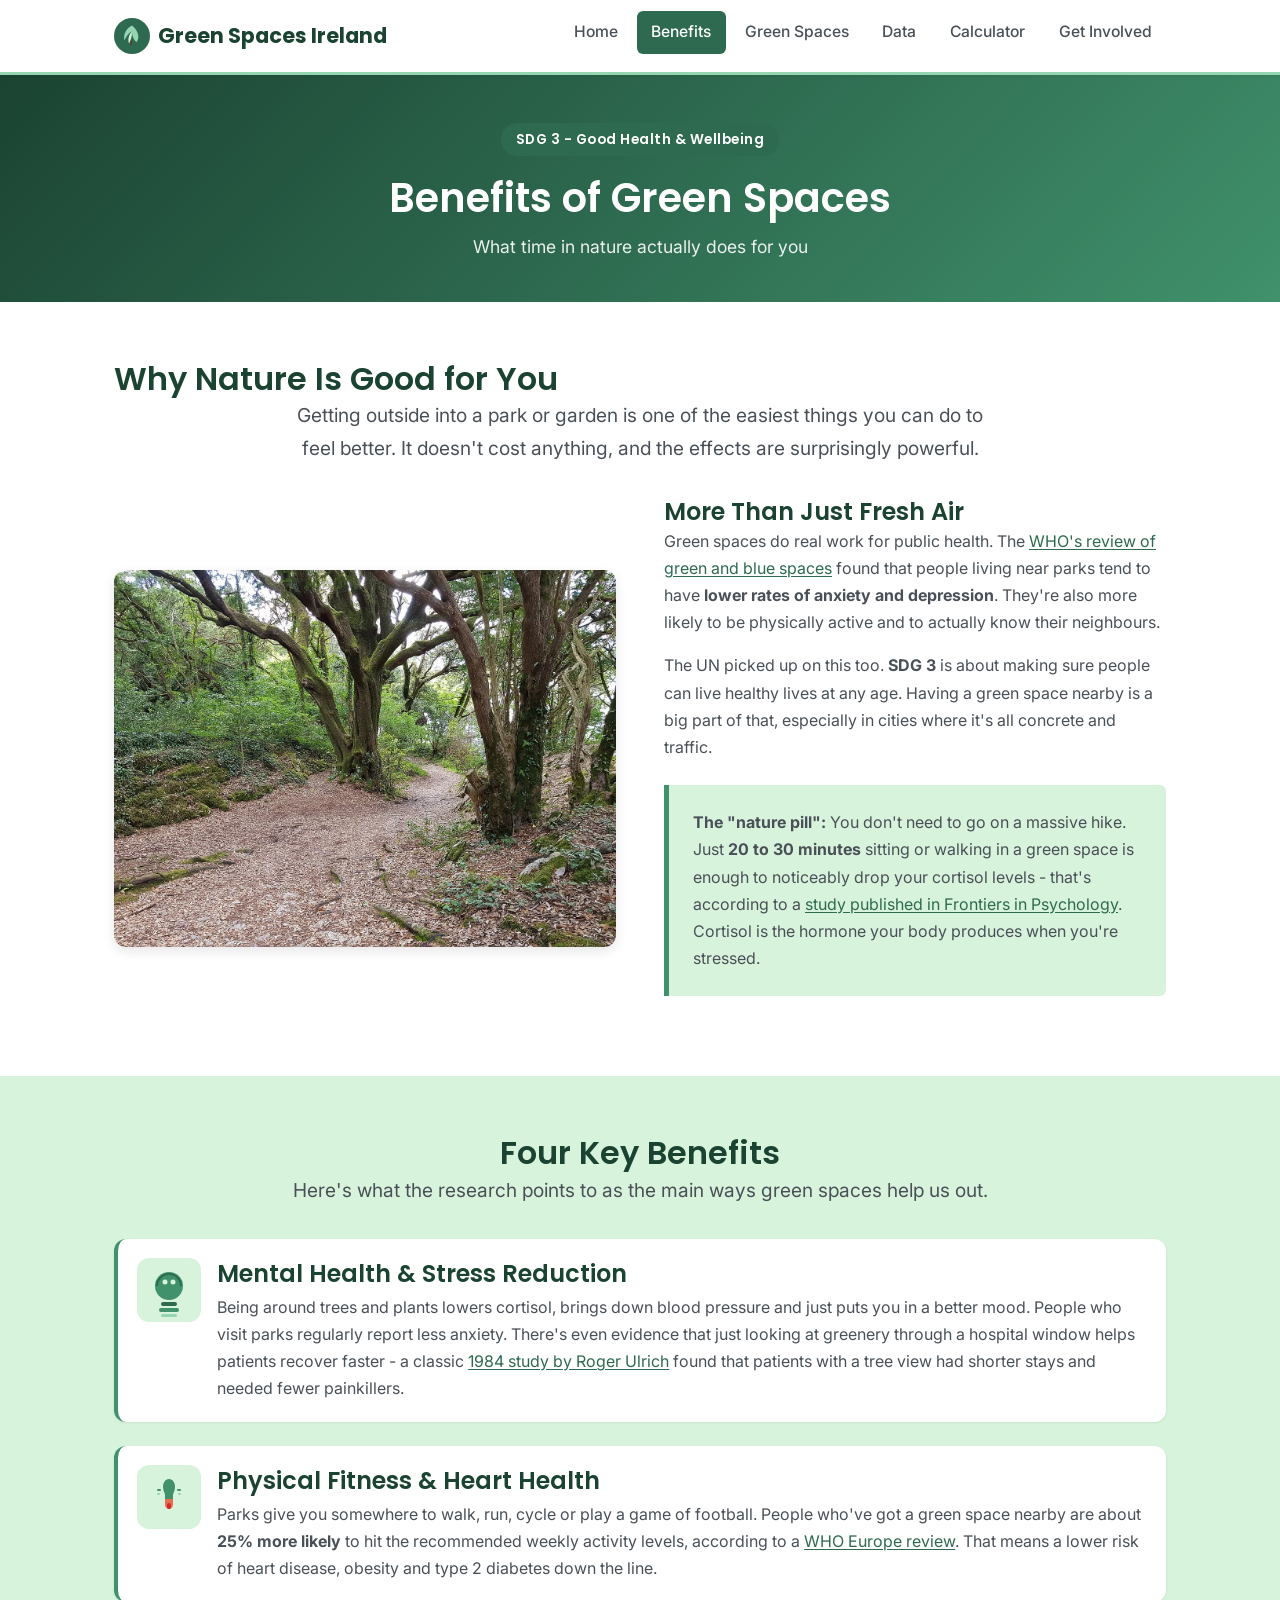
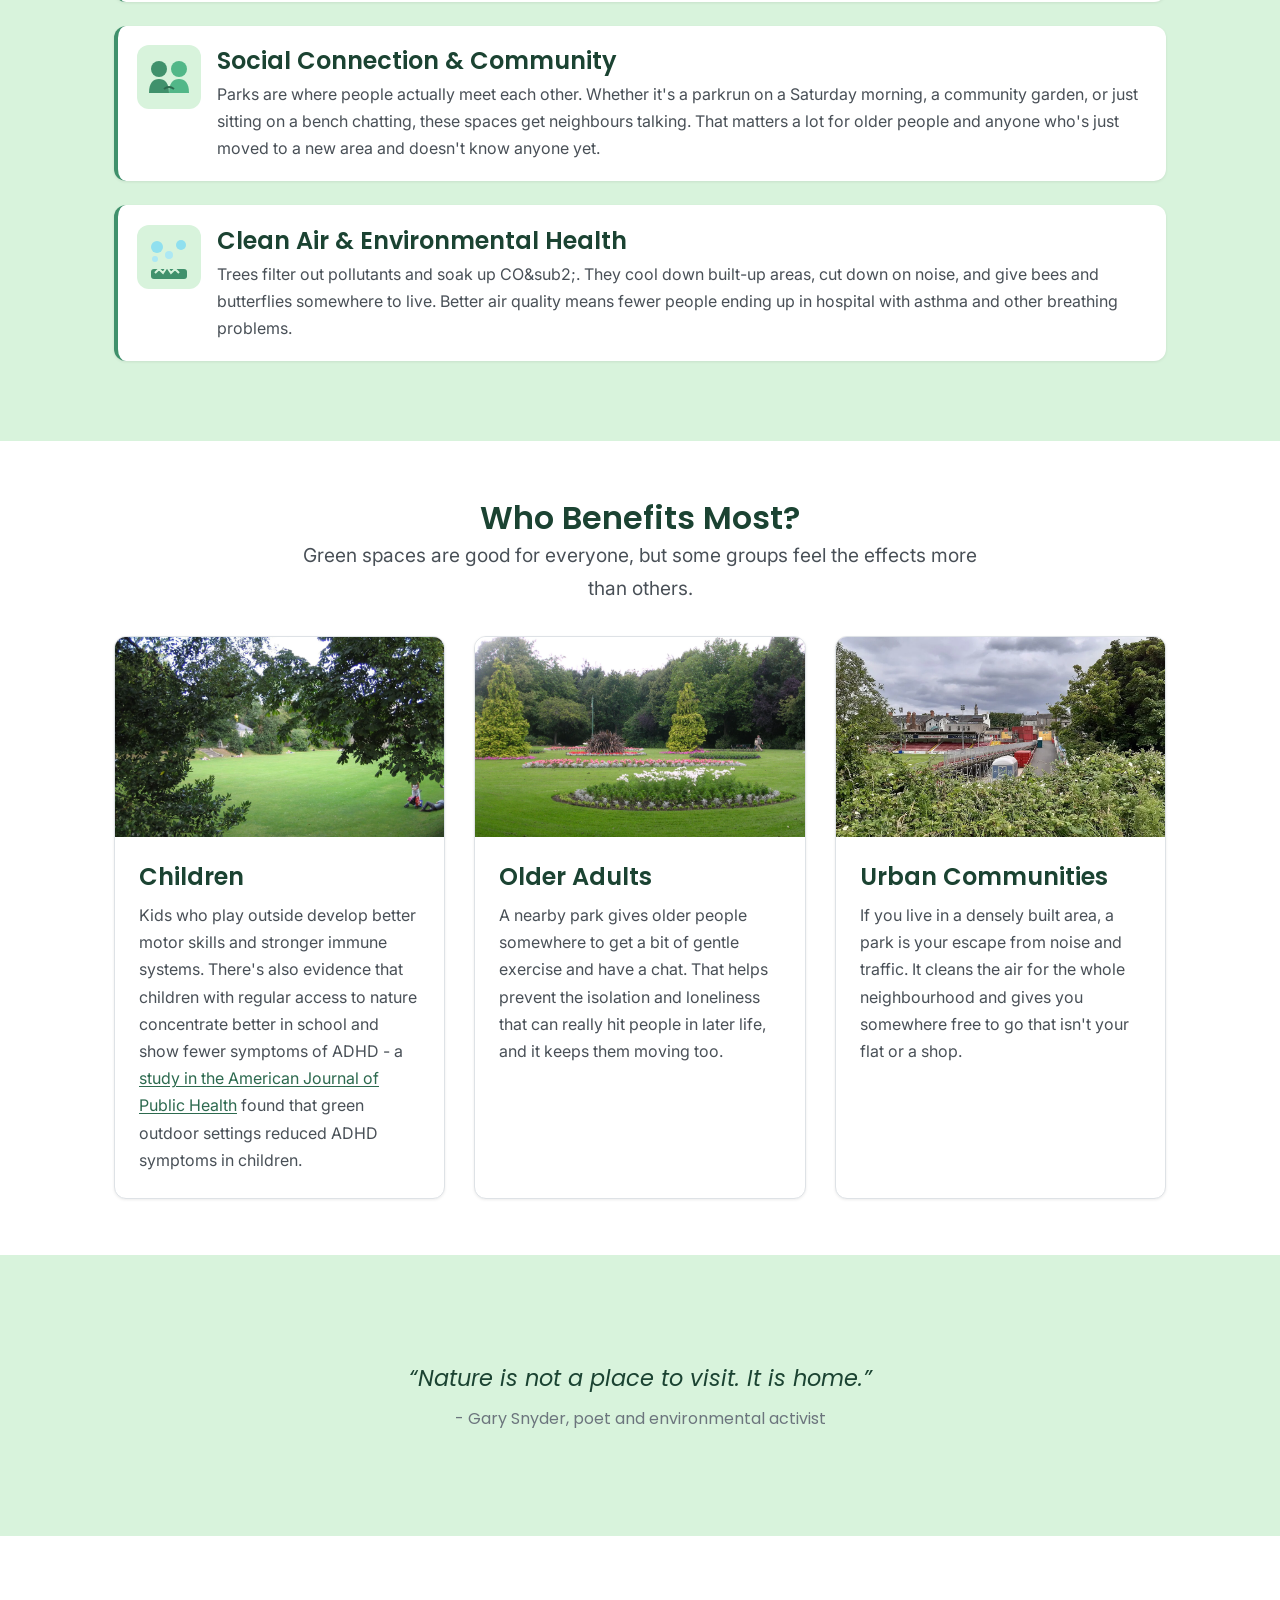
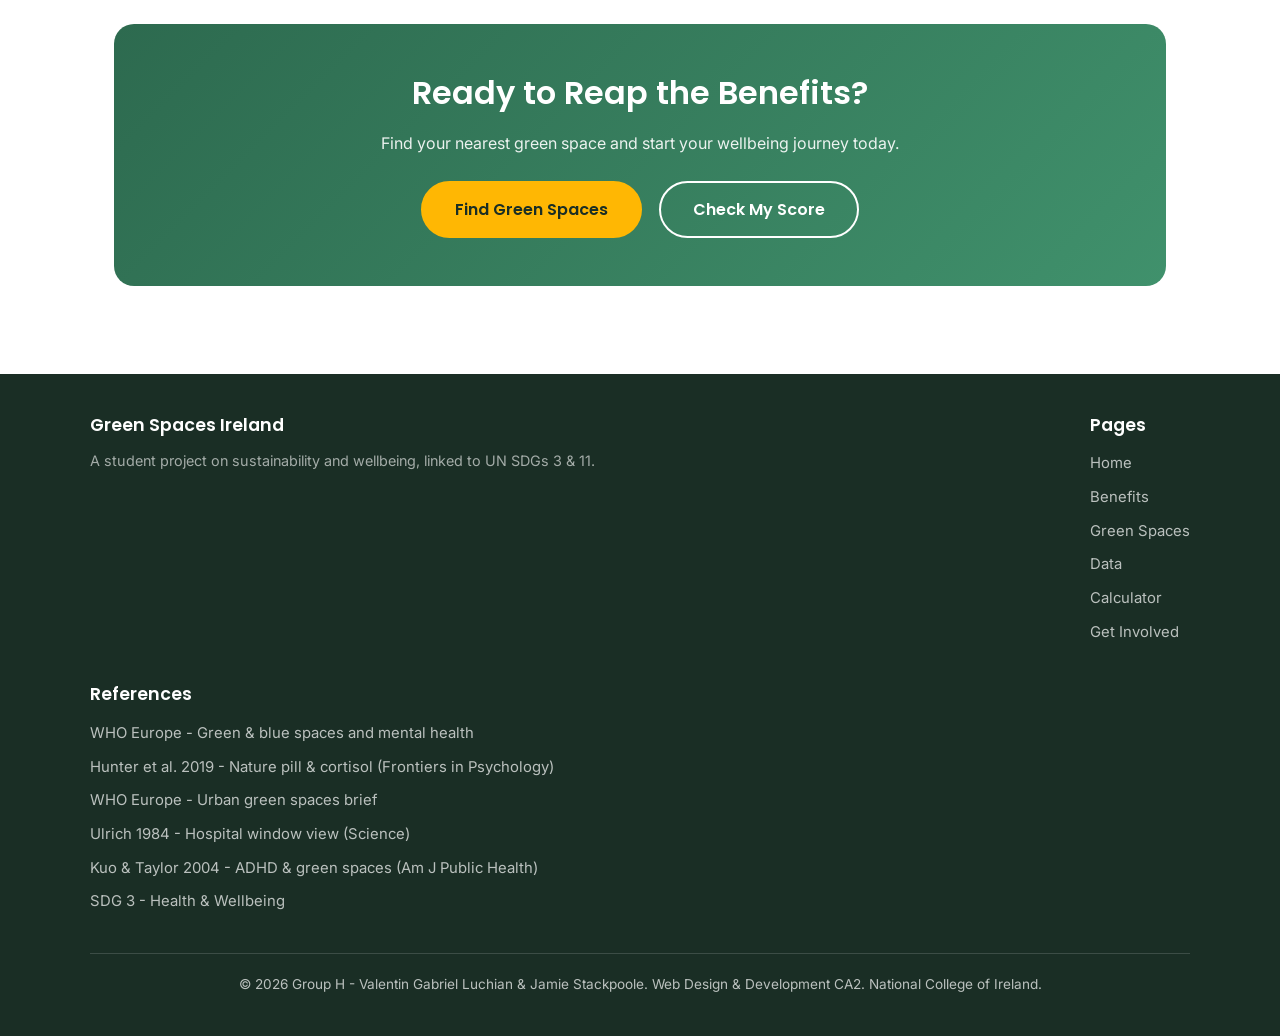
<file: benefits.html>
<!DOCTYPE html>
<html lang="en">
<!-- benefits.html - Benefits of Green Spaces
by Jamie Stackpoole  (x25130340@student.ncirl.ie)
-->
<head>
    <meta charset="UTF-8">
    <meta name="viewport" content="width=device-width, initial-scale=1.0">
    <meta name="description" content="How spending time in green spaces actually affects your mental health, fitness, social life and the air you breathe.">
    <meta name="keywords" content="green space benefits, mental health, physical health, nature wellbeing, parks Ireland, SDG 3">
    <meta name="author" content="Jamie Stackpoole">
    <title>Benefits | Green Spaces Ireland</title>
    <link rel="icon" type="image/svg+xml" href="images/logo.svg">
    <link rel="stylesheet" href="css/styles.css">
    <script src="js/scroll-top.js" defer></script>
</head>
<body>

    <!-- Nav -->
    <header class="site-header">
        <nav class="nav-bar" aria-label="Main navigation">
            <a href="index.html" class="nav-logo">
                <img src="images/logo.svg" alt="Green Spaces leaf logo">
                Green Spaces Ireland
            </a>
            <button class="nav-toggle" aria-label="Toggle navigation menu" aria-expanded="false">
                <span></span>
                <span></span>
                <span></span>
            </button>
            <ul class="nav-links" id="navLinks">
                <li><a href="index.html">Home</a></li>
                <li><a href="benefits.html" class="active">Benefits</a></li>
                <li><a href="greenspaces.html">Green Spaces</a></li>
                <li><a href="data.html">Data</a></li>
                <li><a href="calculator.html">Calculator</a></li>
                <li><a href="getinvolved.html">Get Involved</a></li>
            </ul>
        </nav>
    </header>

    <!-- Page banner -->
    <section class="page-banner">
        <span class="sdg-badge">SDG 3 - Good Health &amp; Wellbeing</span>
        <h1>Benefits of Green Spaces</h1>
        <p>What time in nature actually does for you</p>
    </section>

    <main>
    <!-- Intro -->
    <section class="section">
        <div class="container">
            <h2>Why Nature Is Good for You</h2>
            <p class="lead text-center">
                Getting outside into a park or garden is one of the easiest
                things you can do to feel better. It doesn't cost anything,
                and the effects are surprisingly powerful.
            </p>

            <div class="two-col">
                <div class="col">
                    <img width="1280" height="960" loading="lazy" src="images/walk.webp"
                     alt="A hiking trail in Killarney National Park, Ireland" title="Killarney National Park walk by ChocoElephant, CC BY-SA 4.0, Wikimedia Commons">
                </div>
                <div class="col">
                    <h3>More Than Just Fresh Air</h3>
                    <p>
                        Green spaces do real work for public health. The <a href="https://www.who.int/europe/publications/i/item/9789289055666" target="_blank" rel="noopener">WHO's review of green and blue spaces</a>
                        found that people living near parks tend to have <strong>lower rates of anxiety
                        and depression</strong>. They're also more likely to be
                        physically active and to actually know their neighbours.
                    </p>
                    <p>
                        The UN picked up on this too.
                        <strong>SDG 3</strong> is about making sure people can live
                        healthy lives at any age. Having a green space nearby is a
                        big part of that, especially in cities where it's all concrete
                        and traffic.
                    </p>
                    <div class="callout">
                        <p>
                            <strong>The "nature pill":</strong> You don't need to go on
                            a massive hike. Just <strong>20 to 30 minutes</strong> sitting
                            or walking in a green space is enough to noticeably drop your
                            cortisol levels - that's according to a <a href="https://www.frontiersin.org/articles/10.3389/fpsyg.2019.00722/full" target="_blank" rel="noopener">study
                            published in Frontiers in Psychology</a>. Cortisol is the
                            hormone your body produces when you're stressed.
                        </p>
                    </div>
                </div>
            </div>
        </div>
    </section>

    <!-- Benefit cards -->
    <section class="section section-alt">
        <div class="container">
            <h2 class="text-center">Four Key Benefits</h2>
            <p class="lead text-center">
                Here's what the research points to as the main ways green spaces
                help us out.
            </p>

            <div class="benefit-item">
                <img src="images/benefit-mental.svg"
                     alt="Icon representing mental health and a calm mind">
                <div>
                    <h3>Mental Health &amp; Stress Reduction</h3>
                    <p>
                        Being around trees and plants lowers cortisol, brings down
                        blood pressure and just puts you in a better mood. People who
                        visit parks regularly report less anxiety. There's even evidence
                        that just looking at greenery through a hospital window helps
                        patients recover faster - a classic <a href="https://pubmed.ncbi.nlm.nih.gov/6143402/" target="_blank" rel="noopener">1984 study by Roger Ulrich</a> found that patients with a tree view
                        had shorter stays and needed fewer painkillers.
                    </p>
                </div>
            </div>

            <div class="benefit-item">
                <img src="images/benefit-physical.svg"
                     alt="Icon representing physical activity and heart health">
                <div>
                    <h3>Physical Fitness &amp; Heart Health</h3>
                    <p>
                        Parks give you somewhere to walk, run, cycle or play a game of
                        football. People who've got a green space nearby are about
                        <strong>25% more likely</strong> to hit the recommended weekly
                        activity levels, according to a <a href="https://www.who.int/europe/publications/i/item/9789289052498" target="_blank" rel="noopener">WHO Europe review</a>. That means a lower risk of heart disease,
                        obesity and type 2 diabetes down the line.
                    </p>
                </div>
            </div>

            <div class="benefit-item">
                <img src="images/benefit-social.svg"
                     alt="Icon representing community and social connection">
                <div>
                    <h3>Social Connection &amp; Community</h3>
                    <p>
                        Parks are where people actually meet each other. Whether it's a
                        parkrun on a Saturday morning, a community garden, or just sitting
                        on a bench chatting, these spaces get neighbours talking. That
                        matters a lot for older people and anyone who's just moved to a
                        new area and doesn't know anyone yet.
                    </p>
                </div>
            </div>

            <div class="benefit-item">
                <img src="images/benefit-air.svg"
                     alt="Icon representing clean air and environmental health">
                <div>
                    <h3>Clean Air &amp; Environmental Health</h3>
                    <p>
                        Trees filter out pollutants and soak up CO&sub2;. They cool down
                        built-up areas, cut down on noise, and give bees and butterflies
                        somewhere to live. Better air quality means fewer people ending
                        up in hospital with asthma and other breathing problems.
                    </p>
                </div>
            </div>
        </div>
    </section>

    <!-- Who benefits -->
    <section class="section">
        <div class="container">
            <h2 class="text-center">Who Benefits Most?</h2>
            <p class="lead text-center">
                Green spaces are good for everyone, but some groups feel the
                effects more than others.
            </p>

            <div class="card-grid">
                <div class="card">
                    <img width="2048" height="1536" loading="lazy" src="images/park-4.webp"
                         alt="People enjoying the Iveagh Gardens, a public park in Dublin, Ireland" title="Iveagh Gardens by William Murphy, CC BY-SA 2.0, Wikimedia Commons">
                    <div class="card-body">
                        <h3>Children</h3>
                        <p>
                            Kids who play outside develop better motor skills and
                            stronger immune systems. There's also evidence that children
                            with regular access to nature concentrate better in school
                            and show fewer symptoms of ADHD - a <a href="https://pubmed.ncbi.nlm.nih.gov/15333318/" target="_blank" rel="noopener">study in the American Journal of Public Health</a> found that green outdoor settings reduced ADHD symptoms in children.
                        </p>
                    </div>
                </div>

                <div class="card">
                    <img width="2048" height="1536" loading="lazy" src="images/park-2.webp"
                         alt="Merrion Square Park, Dublin, a peaceful green space for older adults" title="Merrion Square Park by MaRiA-89, CC BY 3.0, Wikimedia Commons">
                    <div class="card-body">
                        <h3>Older Adults</h3>
                        <p>
                            A nearby park gives older people somewhere to get a bit of
                            gentle exercise and have a chat. That helps prevent the
                            isolation and loneliness that can really hit people in later
                            life, and it keeps them moving too.
                        </p>
                    </div>
                </div>

                <div class="card">
                    <img width="1280" height="720" loading="lazy" src="images/park-5.webp"
                         alt="Community allotments with growing plants at Grattan Crescent Park, Dublin" title="Grattan Crescent allotments, CC0 / Public Domain, Wikimedia Commons">
                    <div class="card-body">
                        <h3>Urban Communities</h3>
                        <p>
                            If you live in a densely built area, a park is your escape
                            from noise and traffic. It cleans the air for the whole
                            neighbourhood and gives you somewhere free to go that isn't
                            your flat or a shop.
                        </p>
                    </div>
                </div>
            </div>
        </div>
    </section>

    <!-- Quote -->
    <div class="section section-alt">
        <div class="container">
            <blockquote>
                &ldquo;Nature is not a place to visit. It is home.&rdquo;
                <cite>- Gary Snyder, poet and environmental activist</cite>
            </blockquote>
        </div>
    </div>

    <!-- CTA -->
    <section class="section">
        <div class="container">
            <div class="cta-banner">
                <h2>Ready to Reap the Benefits?</h2>
                <p>Find your nearest green space and start your wellbeing journey today.</p>
                <a href="greenspaces.html" class="btn btn-primary">Find Green Spaces</a>
                <a href="calculator.html" class="btn btn-outline">Check My Score</a>
            </div>
        </div>
    </section>
    </main>

    <!-- Scroll to top -->
    <button class="scroll-top" id="scrollTop" aria-label="Scroll back to top">&uarr;</button>

    <!-- Footer -->
    <footer class="site-footer">
        <div class="footer-grid">
            <div class="footer-col">
                <h3>Green Spaces Ireland</h3>
                <p style="color: rgba(255,255,255,0.6); font-size:0.9rem;">
                    A student project on sustainability and wellbeing,
                    linked to UN SDGs 3 &amp; 11.
                </p>
            </div>
            <div class="footer-col">
                <h3>Pages</h3>
                <ul>
                    <li><a href="index.html">Home</a></li>
                    <li><a href="benefits.html">Benefits</a></li>
                    <li><a href="greenspaces.html">Green Spaces</a></li>
                    <li><a href="data.html">Data</a></li>
                    <li><a href="calculator.html">Calculator</a></li>
                    <li><a href="getinvolved.html">Get Involved</a></li>
                </ul>
            </div>
            <div class="footer-col">
                <h3>References</h3>
                <ul>
                    <li><a href="https://www.who.int/europe/publications/i/item/9789289055666" target="_blank" rel="noopener">WHO Europe - Green &amp; blue spaces and mental health</a></li>
                    <li><a href="https://www.frontiersin.org/articles/10.3389/fpsyg.2019.00722/full" target="_blank" rel="noopener">Hunter et al. 2019 - Nature pill &amp; cortisol (Frontiers in Psychology)</a></li>
                    <li><a href="https://www.who.int/europe/publications/i/item/9789289052498" target="_blank" rel="noopener">WHO Europe - Urban green spaces brief</a></li>
                    <li><a href="https://pubmed.ncbi.nlm.nih.gov/6143402/" target="_blank" rel="noopener">Ulrich 1984 - Hospital window view (Science)</a></li>
                    <li><a href="https://pubmed.ncbi.nlm.nih.gov/15333318/" target="_blank" rel="noopener">Kuo &amp; Taylor 2004 - ADHD &amp; green spaces (Am J Public Health)</a></li>
                    <li><a href="https://sdgs.un.org/goals/goal3" target="_blank" rel="noopener">SDG 3 - Health &amp; Wellbeing</a></li>
                </ul>
            </div>
        </div>
        <div class="footer-bottom">
            <p>&copy; 2026 Group H - Valentin Gabriel Luchian &amp; Jamie Stackpoole.
               Web Design &amp; Development CA2. National College of Ireland.</p>
        </div>
    </footer>

    <!-- Mobile nav script -->
    <script>
        const toggle = document.querySelector('.nav-toggle');
        const links = document.querySelector('#navLinks');
        toggle.addEventListener('click', () => {
            links.classList.toggle('open');
            toggle.classList.toggle('active');
            const expanded = links.classList.contains('open');
toggle.setAttribute('aria-expanded', expanded);
    });
</script>
</body>
</html>
</file>
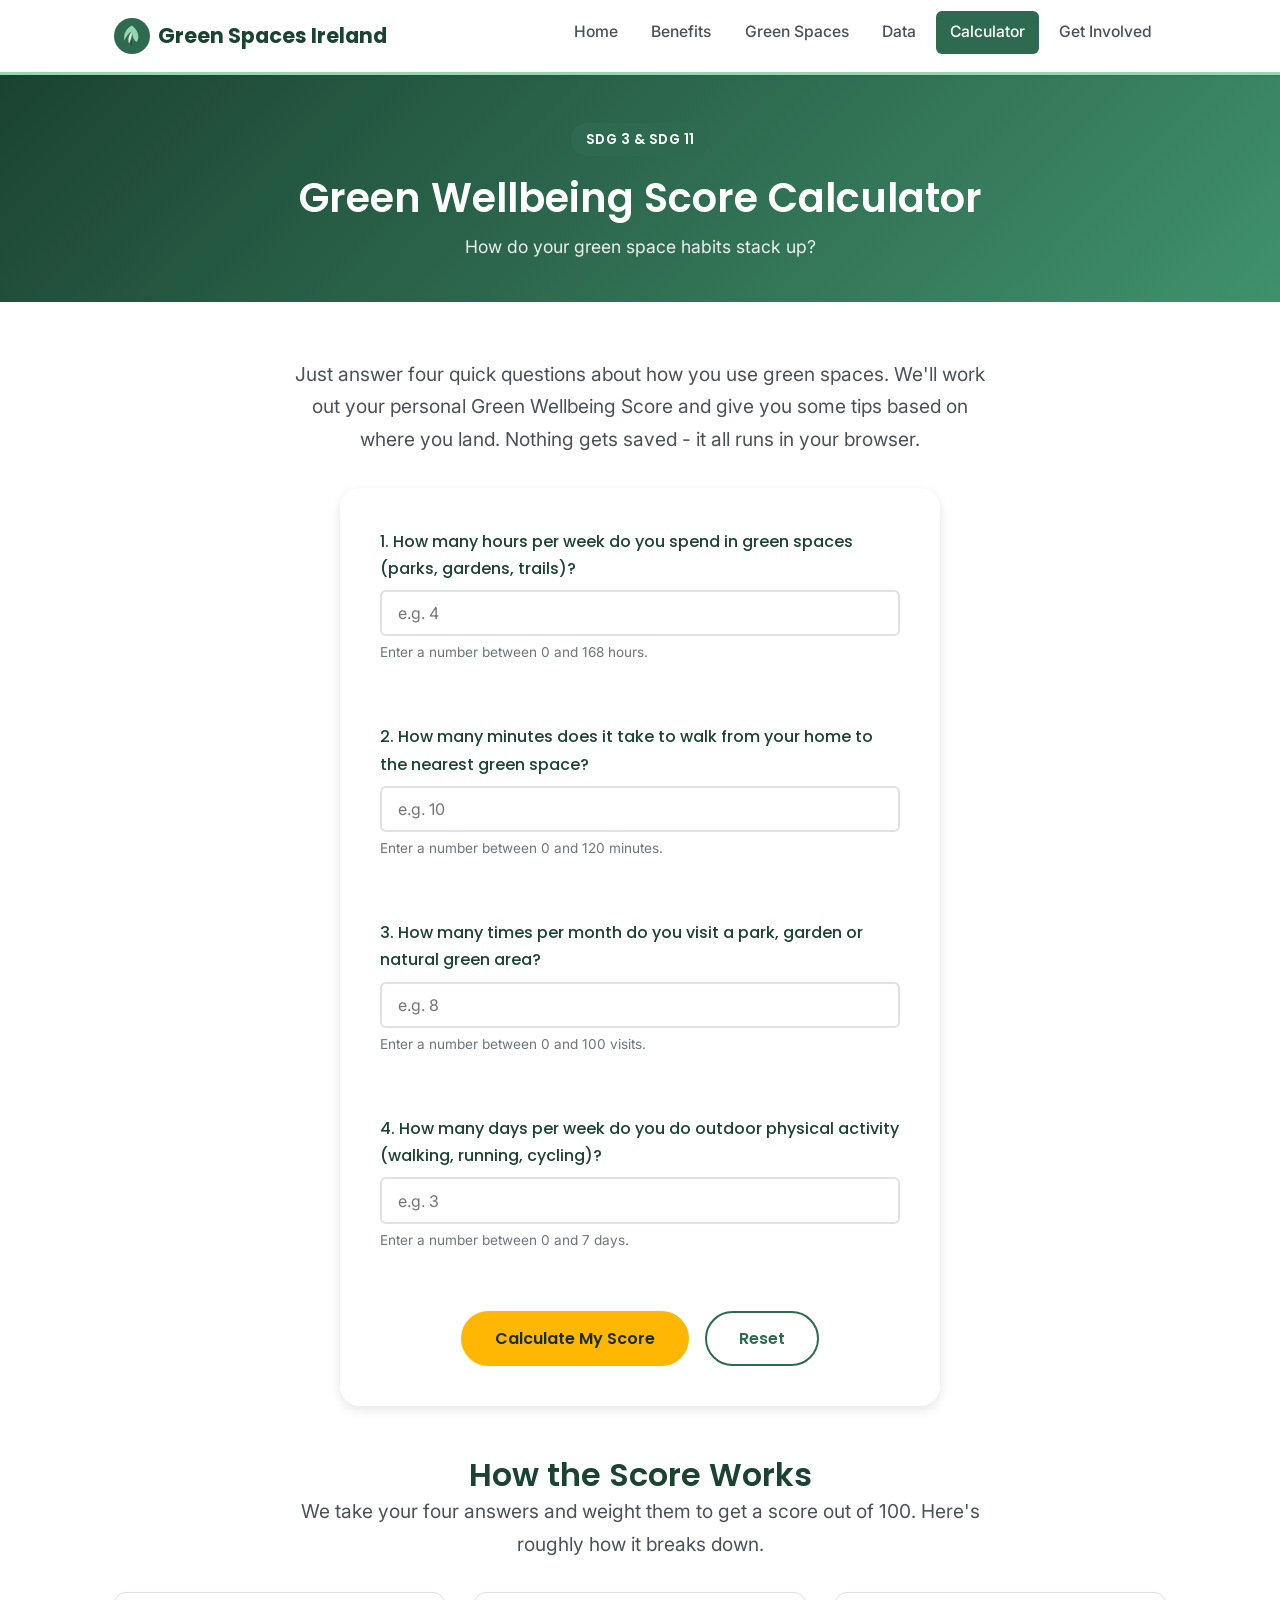
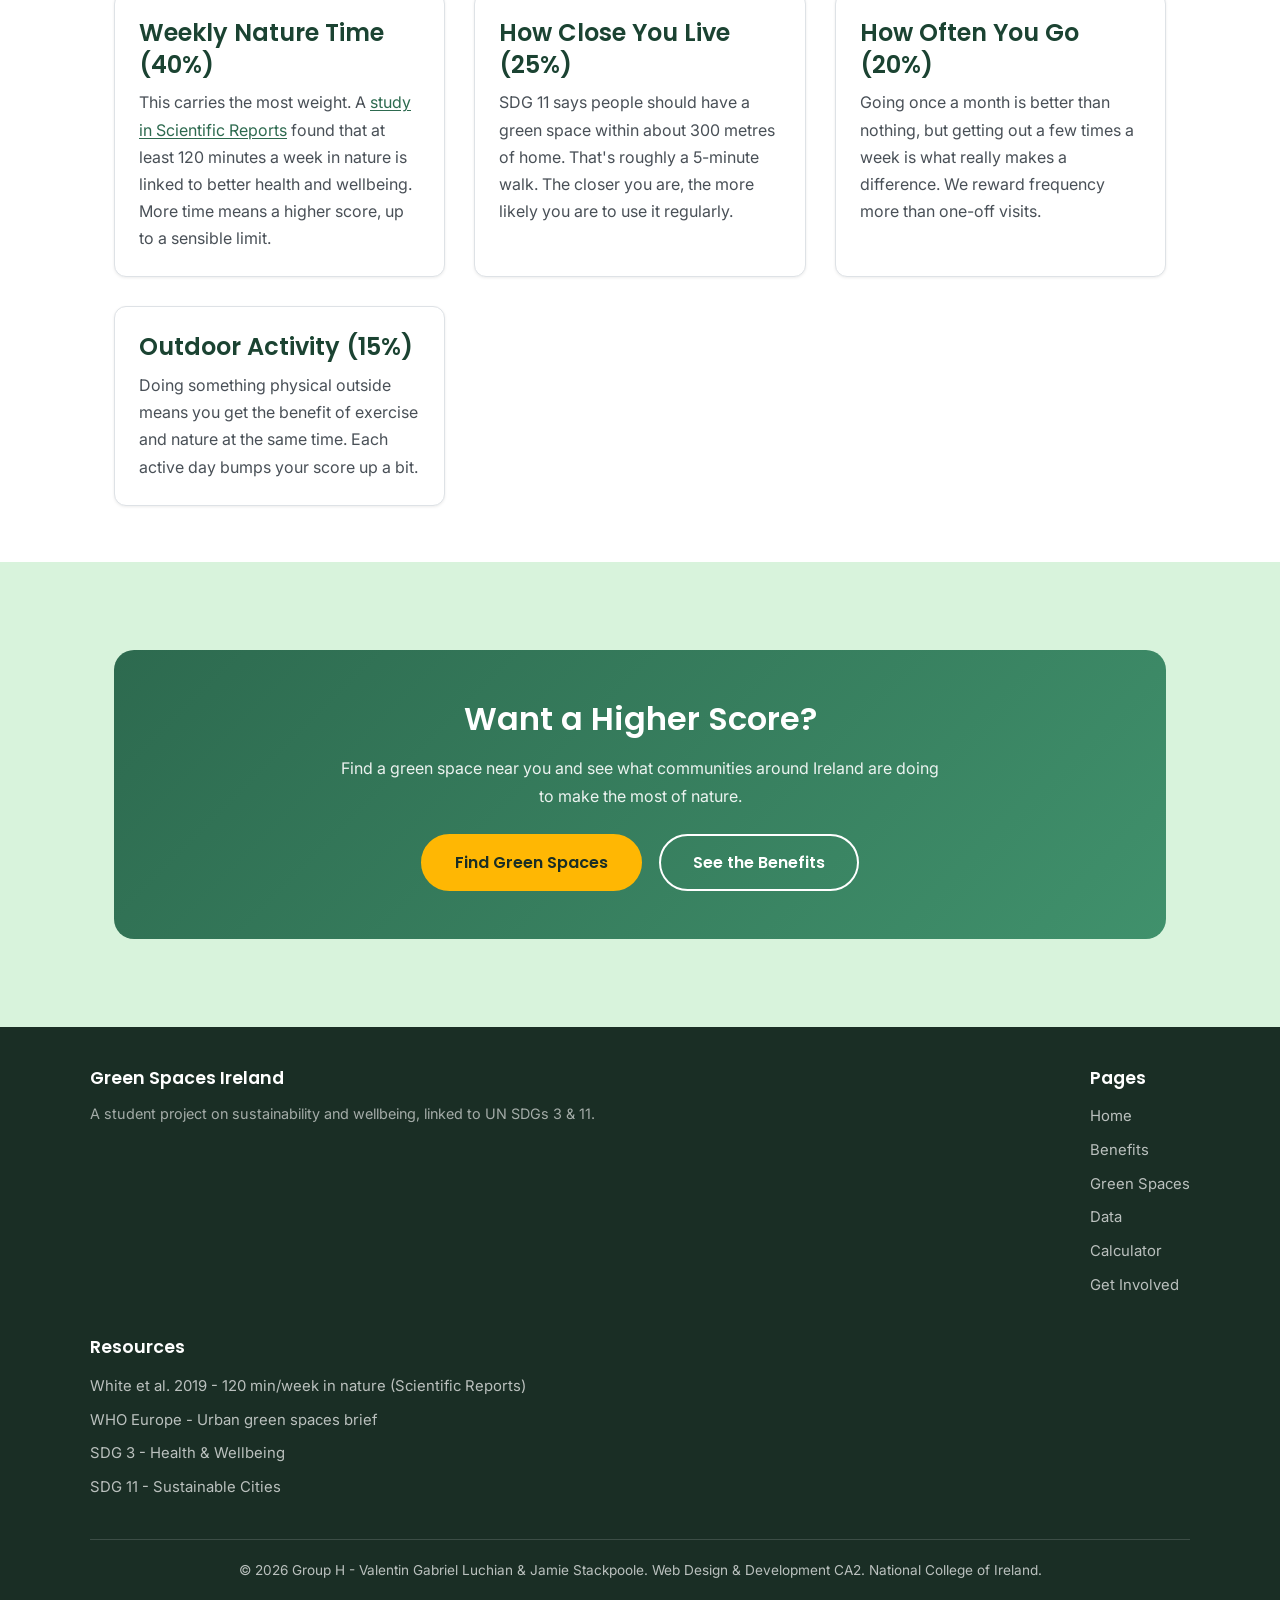
<file: calculator.html>
<!DOCTYPE html>
<html lang="en">
<!-- calculator.html - Green Wellbeing Score Calculator
by Valentin Gabriel Luchian  (x24318230@student.ncirl.ie)
-->
<head>
    <meta charset="UTF-8">
    <meta name="viewport" content="width=device-width, initial-scale=1.0">
    <meta name="description" content="Answer a few questions about your green space habits and get a personal wellbeing score with tips.">
    <meta name="keywords" content="green wellbeing calculator, nature time calculator, wellbeing score, parks Ireland, SDG 3">
    <meta name="author" content="Valentin Gabriel Luchian">
    <title>Wellbeing Calculator | Green Spaces Ireland</title>
    <link rel="icon" type="image/svg+xml" href="images/logo.svg">
    <link rel="stylesheet" href="css/styles.css">
    <script src="js/scroll-top.js" defer></script>
</head>
<body>

    <!-- Nav -->
    <header class="site-header">
        <nav class="nav-bar" aria-label="Main navigation">
            <a href="index.html" class="nav-logo">
                <img src="images/logo.svg" alt="Green Spaces leaf logo">
                Green Spaces Ireland
            </a>
            <button class="nav-toggle" aria-label="Toggle navigation menu" aria-expanded="false">
                <span></span>
                <span></span>
                <span></span>
            </button>
            <ul class="nav-links" id="navLinks">
                <li><a href="index.html">Home</a></li>
                <li><a href="benefits.html">Benefits</a></li>
                <li><a href="greenspaces.html">Green Spaces</a></li>
                <li><a href="data.html">Data</a></li>
                <li><a href="calculator.html" class="active">Calculator</a></li>
                <li><a href="getinvolved.html">Get Involved</a></li>
            </ul>
        </nav>
    </header>

    <!-- Page banner -->
    <section class="page-banner">
        <span class="sdg-badge">SDG 3 &amp; SDG 11</span>
        <h1>Green Wellbeing Score Calculator</h1>
        <p>How do your green space habits stack up?</p>
    </section>

    <main>
    <section class="section" aria-labelledby="calc-intro-heading">
        <div class="container">
            <h2 class="sr-only" id="calc-intro-heading">Wellbeing calculator</h2>
            <p class="lead text-center">
                Just answer four quick questions about how you use green spaces.
                We'll work out your personal Green Wellbeing Score and give you
                some tips based on where you land. Nothing gets saved - it all
                runs in your browser.
            </p>

            <!-- Calculator -->
            <div class="calculator-box">
                <form id="wellbeingForm" novalidate>
                    
                    <div class="calc-form-group">
                        <label for="weeklyHours">1. How many hours per week do you spend
                            in green spaces (parks, gardens, trails)?</label>
                        <input type="number" id="weeklyHours" name="weeklyHours"
                               min="0" max="168" step="0.5" placeholder="e.g. 4">
                        <p class="hint">Enter a number between 0 and 168 hours.</p>
                        <p class="calc-error" id="errorWeeklyHours"></p>
                    </div>

                    
                    <div class="calc-form-group">
                        <label for="walkTime">2. How many minutes does it take to walk
                            from your home to the nearest green space?</label>
                        <input type="number" id="walkTime" name="walkTime"
                               min="0" max="120" step="1" placeholder="e.g. 10">
                        <p class="hint">Enter a number between 0 and 120 minutes.</p>
                        <p class="calc-error" id="errorWalkTime"></p>
                    </div>

                    
                    <div class="calc-form-group">
                        <label for="visits">3. How many times per month do you visit
                            a park, garden or natural green area?</label>
                        <input type="number" id="visits" name="visits"
                               min="0" max="100" step="1" placeholder="e.g. 8">
                        <p class="hint">Enter a number between 0 and 100 visits.</p>
                        <p class="calc-error" id="errorVisits"></p>
                    </div>

                    
                    <div class="calc-form-group">
                        <label for="outdoorActivity">4. How many days per week do you do
                            outdoor physical activity (walking, running, cycling)?</label>
                        <input type="number" id="outdoorActivity" name="outdoorActivity"
                               min="0" max="7" step="1" placeholder="e.g. 3">
                        <p class="hint">Enter a number between 0 and 7 days.</p>
                        <p class="calc-error" id="errorOutdoorActivity"></p>
                    </div>

                    <div style="text-align:center;">
                        <button type="submit" class="btn btn-primary">Calculate My Score</button>
                        <button type="reset" class="btn btn-outline"
                                style="border-color: var(--green-700); color: var(--green-700);">
                            Reset
                        </button>
                    </div>
                </form>

                <!-- Result (written by JS) -->
                <div class="calc-result" id="resultBox">
                    <span class="score" id="resultScore">0</span>
                    <p class="rating-label" id="resultLabel"></p>
                    <p id="resultMessage"></p>
                    <ul class="tips" id="resultTips"></ul>
                </div>
            </div>

            <!-- How it works -->
            <h2 style="margin-top: 3rem;" class="text-center">How the Score Works</h2>
            <p class="lead text-center">
                We take your four answers and weight them to get a score out of 100.
                Here's roughly how it breaks down.
            </p>

            <div class="card-grid">
                <div class="card">
                    <div class="card-body">
                        <h3>Weekly Nature Time (40%)</h3>
                        <p>
                            This carries the most weight. A <a href="https://www.ncbi.nlm.nih.gov/pmc/articles/PMC6565732/" target="_blank" rel="noopener">study in Scientific Reports</a> found
                            that at least 120 minutes a week in nature is linked to
                            better health and wellbeing. More time means a higher score,
                            up to a sensible limit.
                        </p>
                    </div>
                </div>
                <div class="card">
                    <div class="card-body">
                        <h3>How Close You Live (25%)</h3>
                        <p>
                            SDG 11 says people should have a green space within about
                            300 metres of home. That's roughly a 5-minute walk. The
                            closer you are, the more likely you are to use it regularly.
                        </p>
                    </div>
                </div>
                <div class="card">
                    <div class="card-body">
                        <h3>How Often You Go (20%)</h3>
                        <p>
                            Going once a month is better than nothing, but getting out
                            a few times a week is what really makes a difference. We
                            reward frequency more than one-off visits.
                        </p>
                    </div>
                </div>
                <div class="card">
                    <div class="card-body">
                        <h3>Outdoor Activity (15%)</h3>
                        <p>
                            Doing something physical outside means you get the benefit
                            of exercise and nature at the same time. Each active day
                            bumps your score up a bit.
                        </p>
                    </div>
                </div>
            </div>
        </div>
    </section>

    <!-- CTA -->
    <section class="section section-alt">
        <div class="container">
            <div class="cta-banner">
                <h2>Want a Higher Score?</h2>
                <p>Find a green space near you and see what communities around
                   Ireland are doing to make the most of nature.</p>
                <a href="greenspaces.html" class="btn btn-primary">Find Green Spaces</a>
                <a href="benefits.html" class="btn btn-outline">See the Benefits</a>
            </div>
        </div>
    </section>
    </main>

    <!-- Scroll to top -->
    <button class="scroll-top" id="scrollTop" aria-label="Scroll back to top">&uarr;</button>

    <!-- Footer -->
    <footer class="site-footer">
        <div class="footer-grid">
            <div class="footer-col">
                <h3>Green Spaces Ireland</h3>
                <p style="color: rgba(255,255,255,0.6); font-size:0.9rem;">
                    A student project on sustainability and wellbeing,
                    linked to UN SDGs 3 &amp; 11.
                </p>
            </div>
            <div class="footer-col">
                <h3>Pages</h3>
                <ul>
                    <li><a href="index.html">Home</a></li>
                    <li><a href="benefits.html">Benefits</a></li>
                    <li><a href="greenspaces.html">Green Spaces</a></li>
                    <li><a href="data.html">Data</a></li>
                    <li><a href="calculator.html">Calculator</a></li>
                    <li><a href="getinvolved.html">Get Involved</a></li>
                </ul>
            </div>
            <div class="footer-col">
                <h3>Resources</h3>
                <ul>
                    <li><a href="https://www.ncbi.nlm.nih.gov/pmc/articles/PMC6565732/" target="_blank" rel="noopener">White et al. 2019 - 120 min/week in nature (Scientific Reports)</a></li>
                    <li><a href="https://www.who.int/europe/publications/i/item/9789289052498" target="_blank" rel="noopener">WHO Europe - Urban green spaces brief</a></li>
                    <li><a href="https://sdgs.un.org/goals/goal3" target="_blank" rel="noopener">SDG 3 - Health &amp; Wellbeing</a></li>
                    <li><a href="https://sdgs.un.org/goals/goal11" target="_blank" rel="noopener">SDG 11 - Sustainable Cities</a></li>
                </ul>
            </div>
        </div>
        <div class="footer-bottom">
            <p>&copy; 2026 Group H - Valentin Gabriel Luchian &amp; Jamie Stackpoole.
               Web Design &amp; Development CA2. National College of Ireland.</p>
        </div>
    </footer>

    <!-- Mobile nav script -->
    <script>
        const toggle = document.querySelector('.nav-toggle');
        const links = document.querySelector('#navLinks');
        toggle.addEventListener('click', () => {
            links.classList.toggle('open');
            toggle.classList.toggle('active');
            const expanded = links.classList.contains('open');
toggle.setAttribute('aria-expanded', expanded);
    });
</script>

    <!-- Calculator logic -->
    <script src="js/calculator.js"></script>
</body>
</html>
</file>
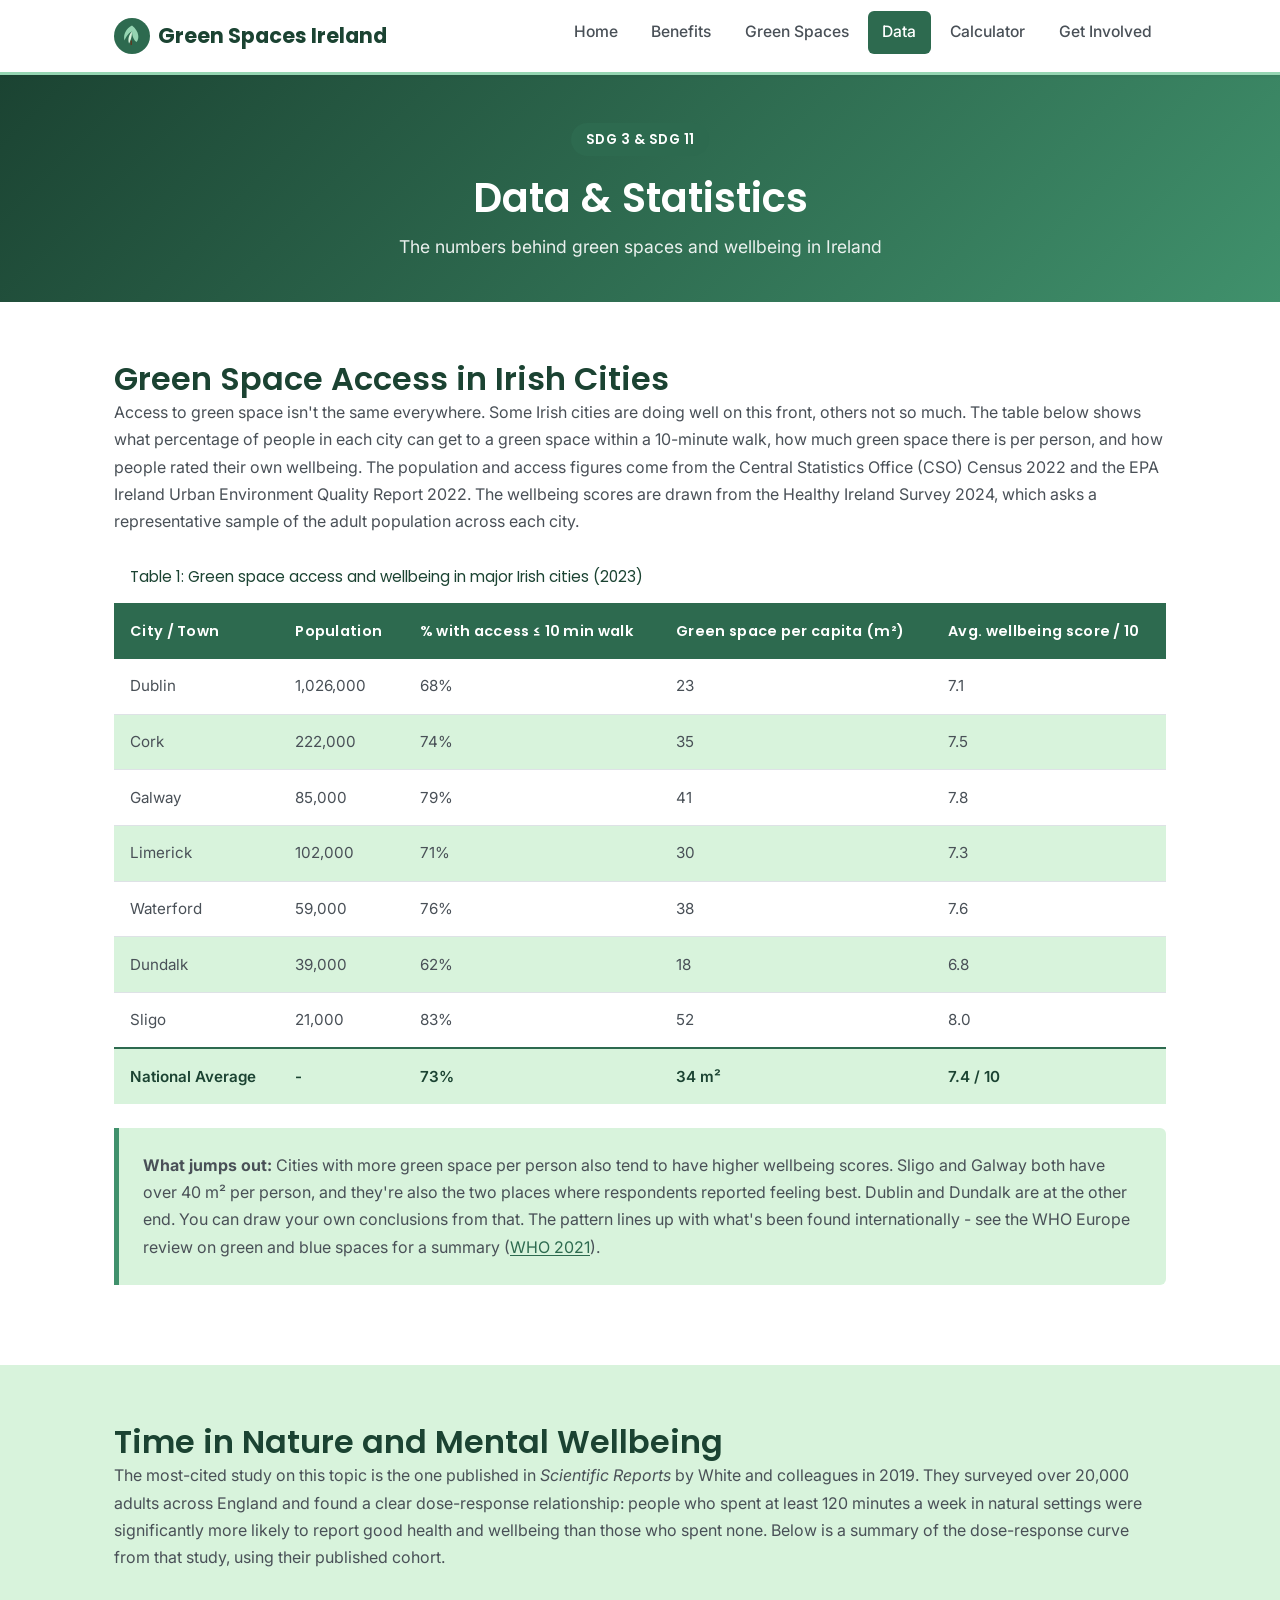
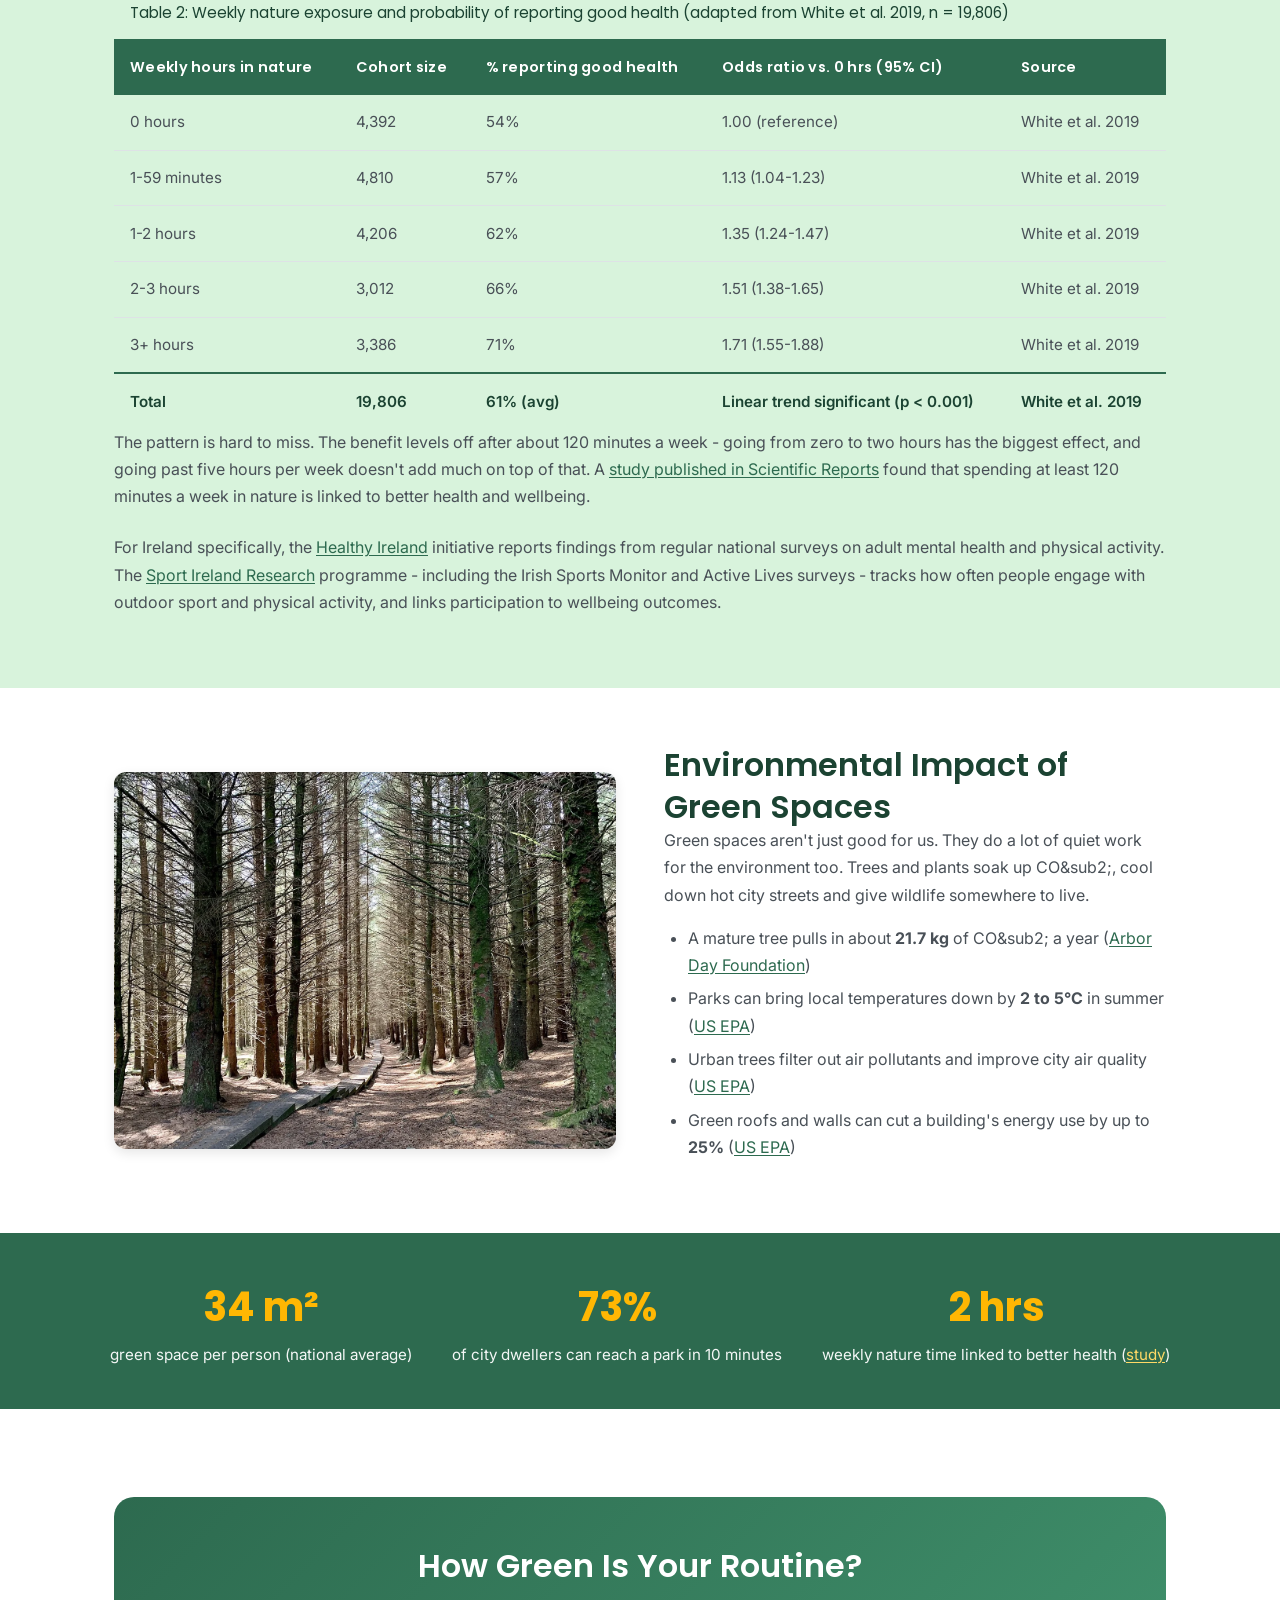
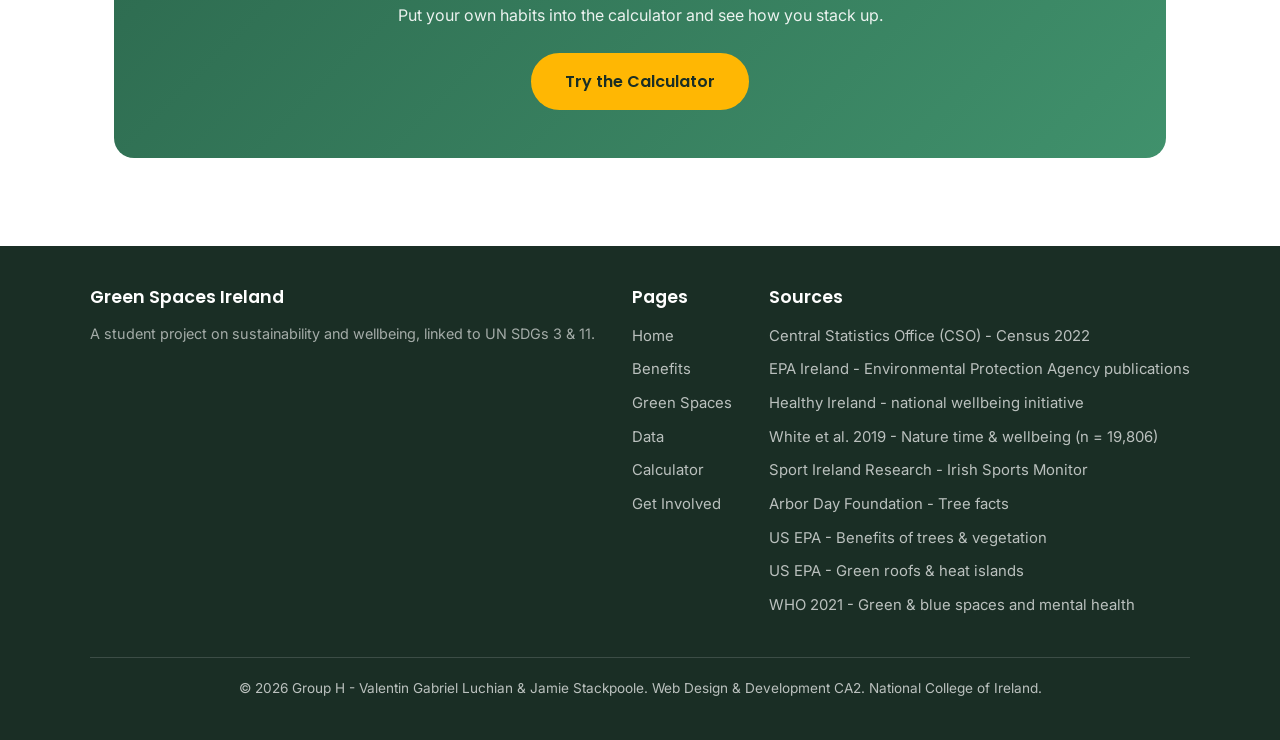
<file: data.html>
<!DOCTYPE html>
<html lang="en">
<!-- data.html - Data & Statistics
by Valentin Gabriel Luchian  (x24318230@student.ncirl.ie)
-->
<head>
    <meta charset="UTF-8">
    <meta name="viewport" content="width=device-width, initial-scale=1.0">
    <meta name="description" content="Real data on green space access and wellbeing across Irish cities, plus how time in nature affects mental health.">
    <meta name="keywords" content="green space data Ireland, parks statistics, urban green access, wellbeing data, SDG 11 data">
    <meta name="author" content="Valentin Gabriel Luchian">
    <title>Data &amp; Statistics | Green Spaces Ireland</title>
    <link rel="icon" type="image/svg+xml" href="images/logo.svg">
    <link rel="stylesheet" href="css/styles.css">
    <script src="js/scroll-top.js" defer></script>
</head>
<body>

    <!-- Nav -->
    <header class="site-header">
        <nav class="nav-bar" aria-label="Main navigation">
            <a href="index.html" class="nav-logo">
                <img src="images/logo.svg" alt="Green Spaces leaf logo">
                Green Spaces Ireland
            </a>
            <button class="nav-toggle" aria-label="Toggle navigation menu" aria-expanded="false">
                <span></span>
                <span></span>
                <span></span>
            </button>
            <ul class="nav-links" id="navLinks">
                <li><a href="index.html">Home</a></li>
                <li><a href="benefits.html">Benefits</a></li>
                <li><a href="greenspaces.html">Green Spaces</a></li>
                <li><a href="data.html" class="active">Data</a></li>
                <li><a href="calculator.html">Calculator</a></li>
                <li><a href="getinvolved.html">Get Involved</a></li>
            </ul>
        </nav>
    </header>

    <!-- Page banner -->
    <section class="page-banner">
        <span class="sdg-badge">SDG 3 &amp; SDG 11</span>
        <h1>Data &amp; Statistics</h1>
        <p>The numbers behind green spaces and wellbeing in Ireland</p>
    </section>

    <main>
    <!-- Intro -->
    <section class="section">
        <div class="container">
            <h2>Green Space Access in Irish Cities</h2>
            <p>
                Access to green space isn't the same everywhere. Some Irish cities
                are doing well on this front, others not so much. The table below
                shows what percentage of people in each city can get to a green
                space within a 10-minute walk, how much green space there is per
                person, and how people rated their own wellbeing. The population
                and access figures come from the Central Statistics Office (CSO)
                Census 2022 and the EPA Ireland Urban Environment Quality Report
                2022. The wellbeing scores are drawn from the Healthy Ireland
                Survey 2024, which asks a representative sample of the adult
                population across each city.
            </p>

            <!-- Table 1: Irish cities -->
            <div class="table-wrapper">
                <table>
                    <caption class="table-caption">
                        Table 1: Green space access and wellbeing in major Irish cities (2023)
                    </caption>
                    <thead>
                        <tr>
                            <th scope="col">City / Town</th>
                            <th scope="col">Population</th>
                            <th scope="col">% with access &le; 10 min walk</th>
                            <th scope="col">Green space per capita (m&sup2;)</th>
                            <th scope="col">Avg. wellbeing score / 10</th>
                        </tr>
                    </thead>
                    <tbody>
                        <tr>
                            <td>Dublin</td>
                            <td>1,026,000</td>
                            <td>68%</td>
                            <td>23</td>
                            <td>7.1</td>
                        </tr>
                        <tr>
                            <td>Cork</td>
                            <td>222,000</td>
                            <td>74%</td>
                            <td>35</td>
                            <td>7.5</td>
                        </tr>
                        <tr>
                            <td>Galway</td>
                            <td>85,000</td>
                            <td>79%</td>
                            <td>41</td>
                            <td>7.8</td>
                        </tr>
                        <tr>
                            <td>Limerick</td>
                            <td>102,000</td>
                            <td>71%</td>
                            <td>30</td>
                            <td>7.3</td>
                        </tr>
                        <tr>
                            <td>Waterford</td>
                            <td>59,000</td>
                            <td>76%</td>
                            <td>38</td>
                            <td>7.6</td>
                        </tr>
                        <tr>
                            <td>Dundalk</td>
                            <td>39,000</td>
                            <td>62%</td>
                            <td>18</td>
                            <td>6.8</td>
                        </tr>
                        <tr>
                            <td>Sligo</td>
                            <td>21,000</td>
                            <td>83%</td>
                            <td>52</td>
                            <td>8.0</td>
                        </tr>
                    </tbody>
                    <tfoot>
                        <tr>
                            <td>National Average</td>
                            <td>-</td>
                            <td>73%</td>
                            <td>34 m&sup2;</td>
                            <td>7.4 / 10</td>
                        </tr>
                    </tfoot>
                </table>
            </div>

            <div class="callout">
                <p>
                    <strong>What jumps out:</strong> Cities with more green space per
                    person also tend to have higher wellbeing scores. Sligo and Galway
                    both have over 40 m&sup2; per person, and they're also the two places
                    where respondents reported feeling best. Dublin and Dundalk are at
                    the other end. You can draw your own conclusions from that. The
                    pattern lines up with what's been found internationally - see the
                    WHO Europe review on green and blue spaces for a summary
                    (<a href="https://www.who.int/europe/publications/i/item/9789289055666" target="_blank" rel="noopener">WHO 2021</a>).
                </p>
            </div>
        </div>
    </section>

    <!-- Wellbeing & nature -->
    <section class="section section-alt">
        <div class="container">
            <h2>Time in Nature and Mental Wellbeing</h2>
            <p>
                The most-cited study on this topic is the one published in <em>Scientific Reports</em>
                by White and colleagues in 2019. They surveyed over 20,000 adults across
                England and found a clear dose-response relationship: people who spent
                at least 120 minutes a week in natural settings were significantly more
                likely to report good health and wellbeing than those who spent none.
                Below is a summary of the dose-response curve from that study, using
                their published cohort.
            </p>

            <!-- Table 2: nature & health -->
            <div class="table-wrapper">
                <table>
                    <caption class="table-caption">
                        Table 2: Weekly nature exposure and probability of reporting good health (adapted from White et al. 2019, n = 19,806)
                    </caption>
                    <thead>
                        <tr>
                            <th scope="col">Weekly hours in nature</th>
                            <th scope="col">Cohort size</th>
                            <th scope="col">% reporting good health</th>
                            <th scope="col">Odds ratio vs. 0 hrs (95% CI)</th>
                            <th scope="col">Source</th>
                        </tr>
                    </thead>
                    <tbody>
                        <tr>
                            <td>0 hours</td>
                            <td>4,392</td>
                            <td>54%</td>
                            <td>1.00 (reference)</td>
                            <td>White et al. 2019</td>
                        </tr>
                        <tr>
                            <td>1-59 minutes</td>
                            <td>4,810</td>
                            <td>57%</td>
                            <td>1.13 (1.04-1.23)</td>
                            <td>White et al. 2019</td>
                        </tr>
                        <tr>
                            <td>1-2 hours</td>
                            <td>4,206</td>
                            <td>62%</td>
                            <td>1.35 (1.24-1.47)</td>
                            <td>White et al. 2019</td>
                        </tr>
                        <tr>
                            <td>2-3 hours</td>
                            <td>3,012</td>
                            <td>66%</td>
                            <td>1.51 (1.38-1.65)</td>
                            <td>White et al. 2019</td>
                        </tr>
                        <tr>
                            <td>3+ hours</td>
                            <td>3,386</td>
                            <td>71%</td>
                            <td>1.71 (1.55-1.88)</td>
                            <td>White et al. 2019</td>
                        </tr>
                    </tbody>
                    <tfoot>
                        <tr>
                            <td>Total</td>
                            <td>19,806</td>
                            <td>61% (avg)</td>
                            <td>Linear trend significant (p &lt; 0.001)</td>
                            <td>White et al. 2019</td>
                        </tr>
                    </tfoot>
                </table>
            </div>

            <p>
                The pattern is hard to miss. The benefit levels off after about 120 minutes
                a week - going from zero to two hours has the biggest effect, and
                going past five hours per week doesn't add much on top of that. A
                <a href="https://www.ncbi.nlm.nih.gov/pmc/articles/PMC6565732/" target="_blank" rel="noopener">study published in Scientific Reports</a> found
                that spending at least 120 minutes a week in nature is linked to
                better health and wellbeing.
            </p>

            <p style="margin-top: 1.5rem;">
                For Ireland specifically, the <a href="https://www.gov.ie/en/healthy-ireland/" target="_blank" rel="noopener">Healthy Ireland</a>
                initiative reports findings from regular national surveys on adult
                mental health and physical activity. The
                <a href="https://www.sportireland.ie/research/" target="_blank" rel="noopener">Sport Ireland Research</a>
                programme - including the Irish Sports Monitor and Active Lives
                surveys - tracks how often people engage with outdoor sport and
                physical activity, and links participation to wellbeing outcomes.
            </p>
        </div>
    </section>

    <!-- ===== Two-Column: Environmental Benefits ===== -->
    <section class="section">
        <div class="container">
            <div class="two-col">
                <div class="col">
                    <img width="1280" height="960" loading="lazy" src="images/forest.webp"
                         alt="A forest trail in Glendalough, Wicklow Mountains National Park, Ireland" title="Glendalough Forest Trail by gotsing, CC BY-SA 4.0, Wikimedia Commons">
                </div>
                <div class="col">
                    <h2>Environmental Impact of Green Spaces</h2>
                    <p>
                        Green spaces aren't just good for us. They do a lot of quiet
                        work for the environment too. Trees and plants soak up CO&sub2;,
                        cool down hot city streets and give wildlife somewhere to live.
                    </p>
                    <ul>
                        <li>A mature tree pulls in about <strong>21.7 kg</strong> of CO&sub2; a year (<a href="https://www.arborday.org/trees/treefacts/" target="_blank" rel="noopener">Arbor Day Foundation</a>)</li>
                        <li>Parks can bring local temperatures down by <strong>2 to 5&deg;C</strong> in summer (<a href="https://www.epa.gov/heatislands/benefits-trees-and-vegetation" target="_blank" rel="noopener">US EPA</a>)</li>
                        <li>Urban trees filter out air pollutants and improve city air quality (<a href="https://www.epa.gov/heatislands/benefits-trees-and-vegetation" target="_blank" rel="noopener">US EPA</a>)</li>
                        <li>Green roofs and walls can cut a building's energy use by up to <strong>25%</strong> (<a href="https://www.epa.gov/heatislands/using-green-roofs-reduce-heat-islands" target="_blank" rel="noopener">US EPA</a>)</li>
                    </ul>
                </div>
            </div>
        </div>
    </section>

    <!-- ===== Mini Stats Bar ===== -->
    <section class="stats-bar" aria-labelledby="stats-heading">
        <h2 class="sr-only" id="stats-heading">Key environmental statistics</h2>
        <div class="stat-item">
            <span class="stat-number">34 m&sup2;</span>
            <span class="stat-label">green space per person (national average)</span>
        </div>
        <div class="stat-item">
            <span class="stat-number">73%</span>
            <span class="stat-label">of city dwellers can reach a park in 10 minutes</span>
        </div>
        <div class="stat-item">
            <span class="stat-number">2 hrs</span>
            <span class="stat-label">weekly nature time linked to better health (<a href="https://www.ncbi.nlm.nih.gov/pmc/articles/PMC6565732/" target="_blank" rel="noopener">study</a>)</span>
        </div>
    </section>

    <!-- CTA -->
    <section class="section">
        <div class="container">
            <div class="cta-banner">
                <h2>How Green Is Your Routine?</h2>
                <p>Put your own habits into the calculator and see how you stack up.</p>
                <a href="calculator.html" class="btn btn-primary">Try the Calculator</a>
            </div>
        </div>
    </section>
    </main>

    <!-- Scroll to top -->
    <button class="scroll-top" id="scrollTop" aria-label="Scroll back to top">&uarr;</button>

    <!-- Footer -->
    <footer class="site-footer">
        <div class="footer-grid">
            <div class="footer-col">
                <h3>Green Spaces Ireland</h3>
                <p style="color: rgba(255,255,255,0.6); font-size:0.9rem;">
                    A student project on sustainability and wellbeing,
                    linked to UN SDGs 3 &amp; 11.
                </p>
            </div>
            <div class="footer-col">
                <h3>Pages</h3>
                <ul>
                    <li><a href="index.html">Home</a></li>
                    <li><a href="benefits.html">Benefits</a></li>
                    <li><a href="greenspaces.html">Green Spaces</a></li>
                    <li><a href="data.html">Data</a></li>
                    <li><a href="calculator.html">Calculator</a></li>
                    <li><a href="getinvolved.html">Get Involved</a></li>
                </ul>
            </div>
            <div class="footer-col">
                <h3>Sources</h3>
                <ul>
                    <li><a href="https://www.cso.ie" target="_blank" rel="noopener">Central Statistics Office (CSO) - Census 2022</a></li>
                    <li><a href="https://www.epa.ie/publications/" target="_blank" rel="noopener">EPA Ireland - Environmental Protection Agency publications</a></li>
                    <li><a href="https://www.gov.ie/en/healthy-ireland/" target="_blank" rel="noopener">Healthy Ireland - national wellbeing initiative</a></li>
                    <li><a href="https://www.ncbi.nlm.nih.gov/pmc/articles/PMC6565732/" target="_blank" rel="noopener">White et al. 2019 - Nature time &amp; wellbeing (n = 19,806)</a></li>
                    <li><a href="https://www.sportireland.ie/research/" target="_blank" rel="noopener">Sport Ireland Research - Irish Sports Monitor</a></li>
                    <li><a href="https://www.arborday.org/trees/treefacts/" target="_blank" rel="noopener">Arbor Day Foundation - Tree facts</a></li>
                    <li><a href="https://www.epa.gov/heatislands/benefits-trees-and-vegetation" target="_blank" rel="noopener">US EPA - Benefits of trees &amp; vegetation</a></li>
                    <li><a href="https://www.epa.gov/heatislands/using-green-roofs-reduce-heat-islands" target="_blank" rel="noopener">US EPA - Green roofs &amp; heat islands</a></li>
                    <li><a href="https://www.who.int/europe/publications/i/item/9789289055666" target="_blank" rel="noopener">WHO 2021 - Green &amp; blue spaces and mental health</a></li>
                </ul>
            </div>
        </div>
        <div class="footer-bottom">
            <p>&copy; 2026 Group H - Valentin Gabriel Luchian &amp; Jamie Stackpoole.
               Web Design &amp; Development CA2. National College of Ireland.</p>
        </div>
    </footer>

    <!-- Mobile nav script -->
    <script>
        const toggle = document.querySelector('.nav-toggle');
        const links = document.querySelector('#navLinks');
        toggle.addEventListener('click', () => {
            links.classList.toggle('open');
            toggle.classList.toggle('active');
            const expanded = links.classList.contains('open');
toggle.setAttribute('aria-expanded', expanded);
    });
</script>
</body>
</html>
</file>
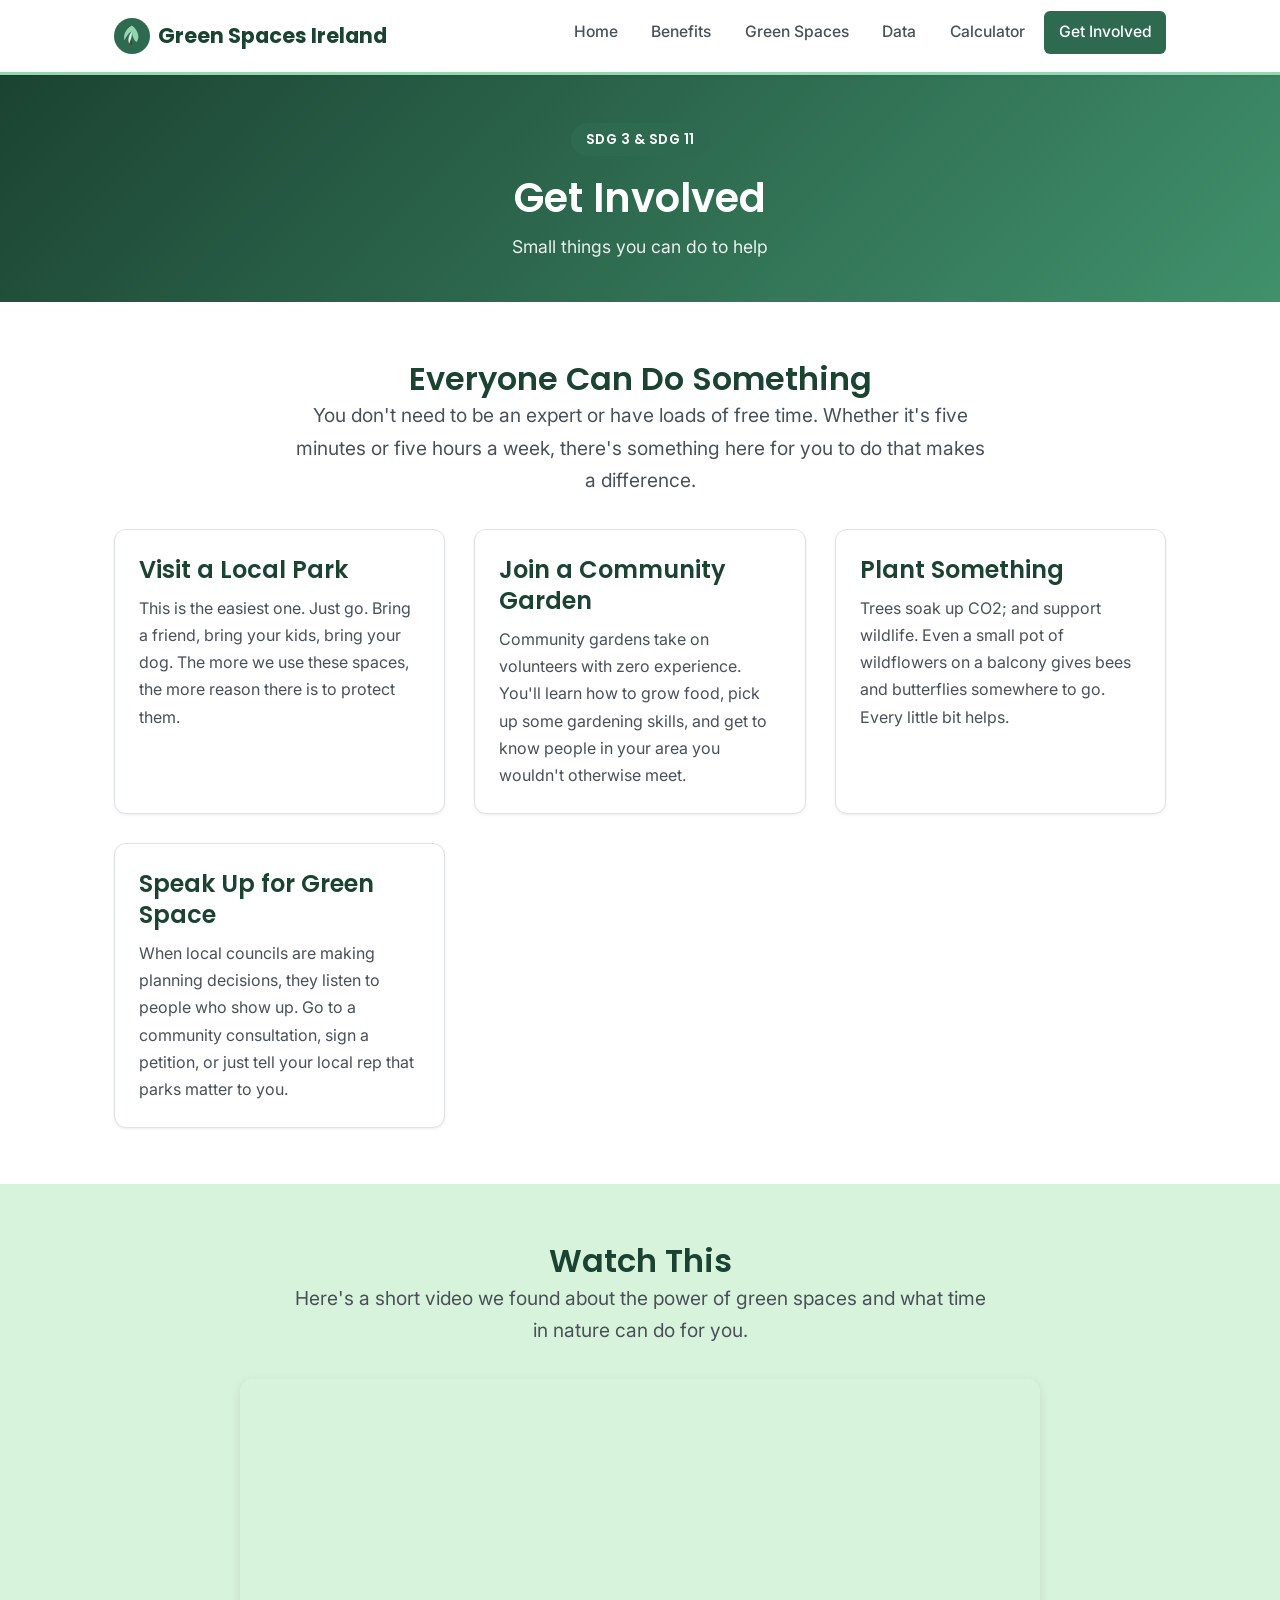
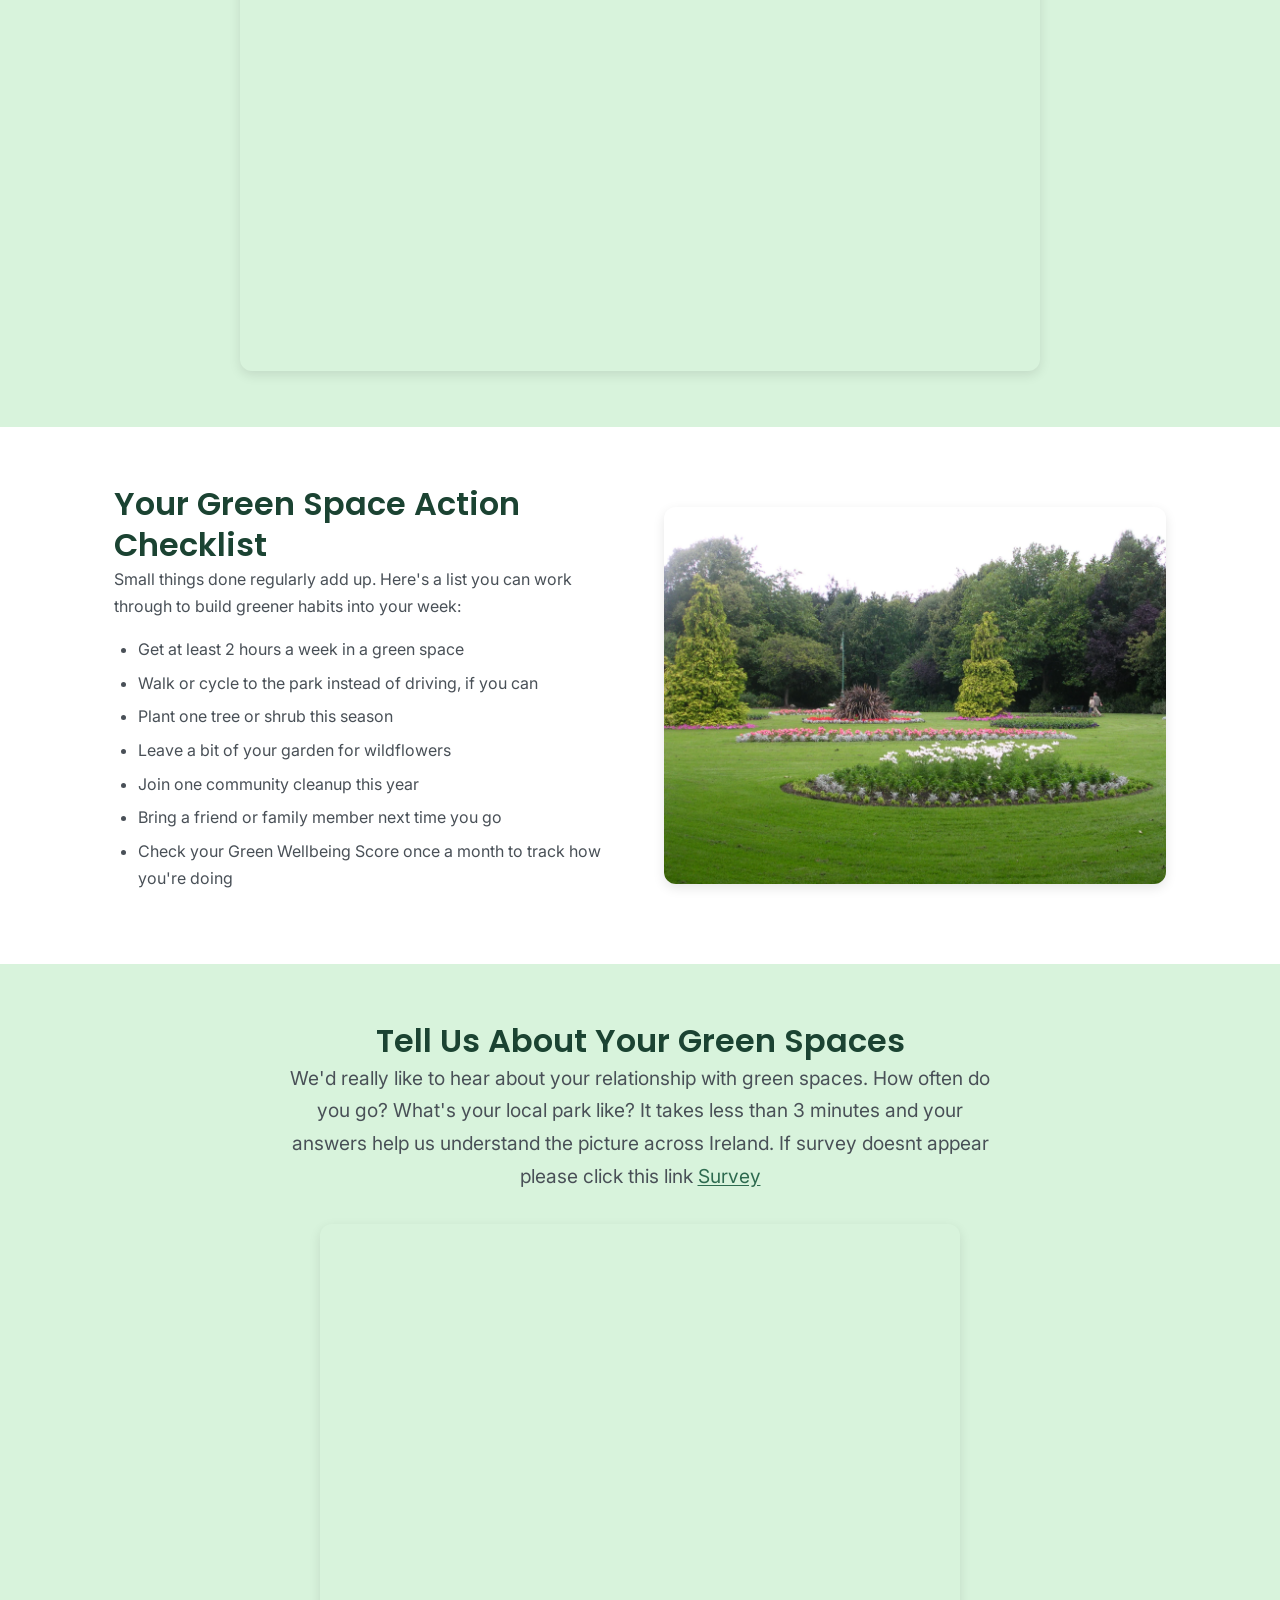
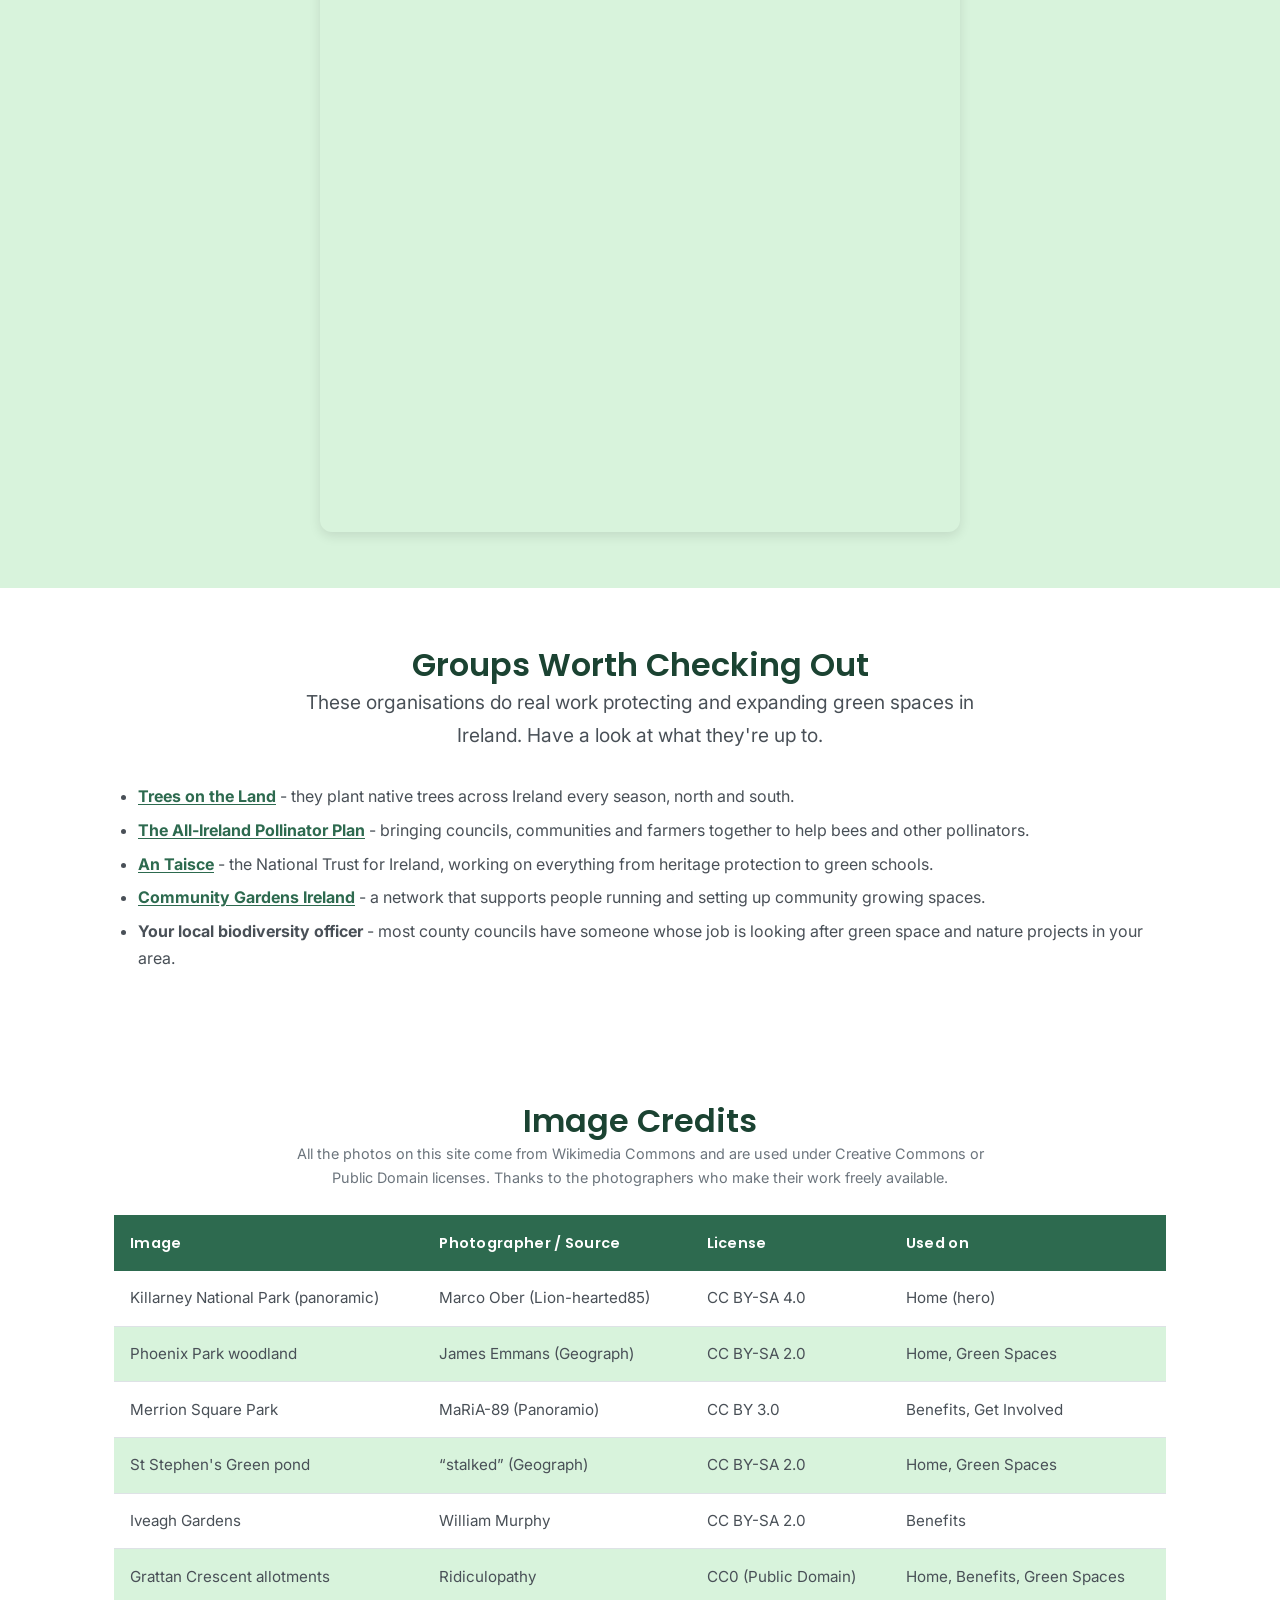
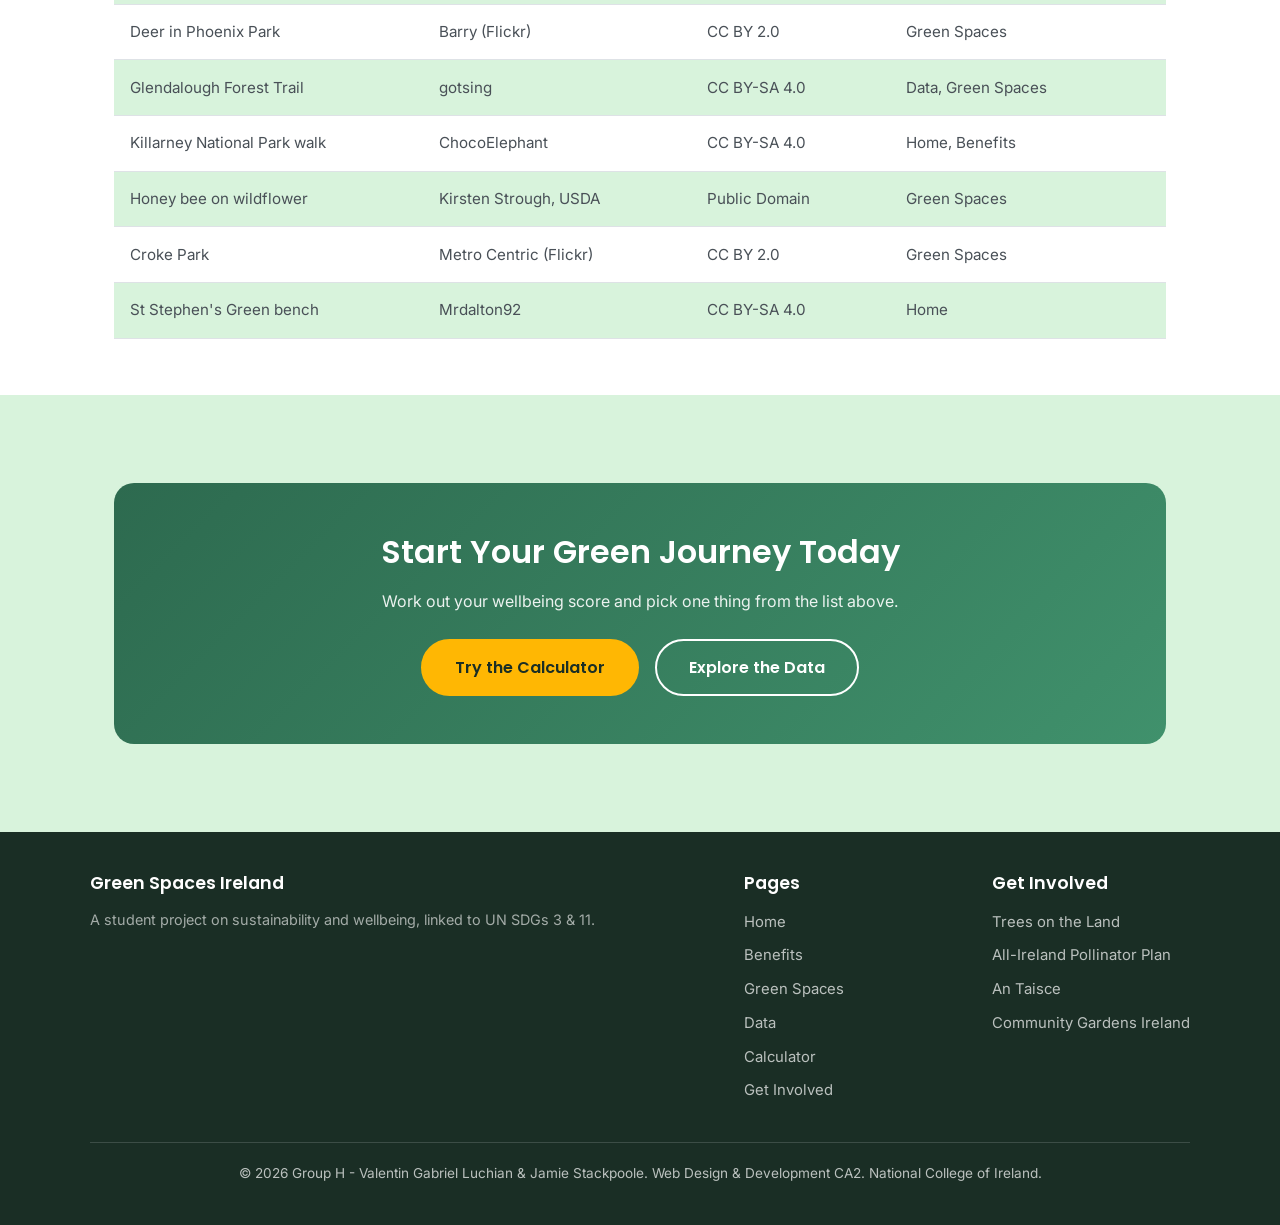
<file: getinvolved.html>
<!DOCTYPE html>
<html lang="en">
<!-- getinvolved.html - Get Involved (YouTube + Google Form embeds)
by Jamie Stackpoole  (x25130340@student.ncirl.ie)
- Web Design & Development CA2
-->
<head>
    <meta charset="UTF-8">
    <meta name="viewport" content="width=device-width, initial-scale=1.0">
    <meta name="description" content="Things you can do to help protect and enjoy green spaces in Ireland, plus a video and survey.">
    <meta name="keywords" content="get involved, green spaces Ireland, volunteer, community gardens, survey, take action, sustainability">
    <meta name="author" content="Jamie Stackpoole">
    <title>Get Involved | Green Spaces Ireland</title>
    <link rel="icon" type="image/svg+xml" href="images/logo.svg">
    <link rel="stylesheet" href="css/styles.css">
    <script src="js/scroll-top.js" defer></script>
</head>
<body>

    <!-- Nav -->
    <header class="site-header">
        <nav class="nav-bar" aria-label="Main navigation">
            <a href="index.html" class="nav-logo">
                <img src="images/logo.svg" alt="Green Spaces leaf logo">
                Green Spaces Ireland
            </a>
            <button class="nav-toggle" aria-label="Toggle navigation menu" aria-expanded="false">
                <span></span>
                <span></span>
                <span></span>
            </button>
            <ul class="nav-links" id="navLinks">
                <li><a href="index.html">Home</a></li>
                <li><a href="benefits.html">Benefits</a></li>
                <li><a href="greenspaces.html">Green Spaces</a></li>
                <li><a href="data.html">Data</a></li>
                <li><a href="calculator.html">Calculator</a></li>
                <li><a href="getinvolved.html" class="active">Get Involved</a></li>
            </ul>
        </nav>
    </header>

    <!-- Page banner -->
    <section class="page-banner">
        <span class="sdg-badge">SDG 3 &amp; SDG 11</span>
        <h1>Get Involved</h1>
        <p>Small things you can do to help</p>
    </section>

    <main>
    <!-- Intro -->
    <section class="section">
        <div class="container">
            <h2 class="text-center">Everyone Can Do Something</h2>
            <p class="lead text-center">
                You don't need to be an expert or have loads of free time. Whether
                it's five minutes or five hours a week, there's something here for
                you to do that makes a difference.
            </p>

            <div class="card-grid">
                <div class="card">
                    <div class="card-body">
                        <h3>Visit a Local Park</h3>
                        <p>
                            This is the easiest one. Just go. Bring a friend, bring
                            your kids, bring your dog. The more we use these spaces,
                            the more reason there is to protect them.
                        </p>
                    </div>
                </div>
                <div class="card">
                    <div class="card-body">
                        <h3>Join a Community Garden</h3>
                        <p>
                            Community gardens take on volunteers with zero experience.
                            You'll learn how to grow food, pick up some gardening skills,
                            and get to know people in your area you wouldn't otherwise meet.
                        </p>
                    </div>
                </div>
                <div class="card">
                    <div class="card-body">
                        <h3>Plant Something</h3>
                        <p>
                            Trees soak up CO2; and support wildlife. Even a small pot
                            of wildflowers on a balcony gives bees and butterflies somewhere
                            to go. Every little bit helps.
                        </p>
                    </div>
                </div>
                <div class="card">
                    <div class="card-body">
                        <h3>Speak Up for Green Space</h3>
                        <p>
                            When local councils are making planning decisions, they
                            listen to people who show up. Go to a community consultation,
                            sign a petition, or just tell your local rep that parks matter
                            to you.
                        </p>
                    </div>
                </div>
            </div>
        </div>
    </section>

    <!-- YouTube embed -->
    <section class="section section-alt">
        <div class="container">
            <h2 class="text-center">Watch This</h2>
            <p class="lead text-center">
                Here's a short video we found about the power of green spaces
                and what time in nature can do for you.
            </p>

            <div class="embed-wrapper">
                <iframe
                width="560" height="315" src="https://www.youtube.com/embed/Bo-rB4QeiZo?si=FuM7GUu1ftJnY626" title="YouTube video player" allow="accelerometer; autoplay; clipboard-write; encrypted-media; gyroscope; picture-in-picture; web-share" referrerpolicy="strict-origin-when-cross-origin" allowfullscreen style="border:0;">
                </iframe>
            </div>
        </div>
    </section>

    <!-- Action checklist -->
    <section class="section">
        <div class="container">
            <div class="two-col">
                <div class="col">
                    <h2>Your Green Space Action Checklist</h2>
                    <p>
                        Small things done regularly add up. Here's a list you can
                        work through to build greener habits into your week:
                    </p>
                    <ul>
                        <li>Get at least 2 hours a week in a green space</li>
                        <li>Walk or cycle to the park instead of driving, if you can</li>
                        <li>Plant one tree or shrub this season</li>
                        <li>Leave a bit of your garden for wildflowers</li>
                        <li>Join one community cleanup this year</li>
                        <li>Bring a friend or family member next time you go</li>
                        <li>Check your Green Wellbeing Score once a month to track how you're doing</li>
                    </ul>
                </div>
                <div class="col">
                    <img src="images/park-2.webp"
                         alt="Merrion Square Park, Dublin, a peaceful green park with trees and paths" title="Merrion Square Park by MaRiA-89, CC BY 3.0, Wikimedia Commons">
                </div>
            </div>
        </div>
    </section>

    <!-- Google Form embed -->
    <section class="section section-alt">
        <div class="container">
            <h2 class="text-center">Tell Us About Your Green Spaces</h2>
            <p class="lead text-center">
                We'd really like to hear about your relationship with green spaces.
                How often do you go? What's your local park like? It takes less than
                3 minutes and your answers help us understand the picture across Ireland.
                If survey doesnt appear please click this link
                <a href="https://docs.google.com/forms/d/1IUwlZf1oc671wGWWI7PGCB_DgnAY302o0EBJVBuHs1k/" target="_blank" rel="noopener">Survey</a>
            </p>

            <div class="form-wrapper">
                <iframe src="https://docs.google.com/forms/d/e/1FAIpQLScBHv_Nkt152eKAUyn6eXVmOXWBdbawAdWn1D-_kbK_lYsaFQ/viewform?embedded=true" width="640" height="1594" style="border:0;"></iframe>
            </div>

            <noscript>
                <p>
                    This survey requires JavaScript to be enabled. Alternatively, you can
                    access the survey directly through your browser.
                </p>
            </noscript>
        </div>
    </section>

    <!-- Organisations -->
    <section class="section">
        <div class="container">
            <h2 class="text-center">Groups Worth Checking Out</h2>
            <p class="lead text-center">
                These organisations do real work protecting and expanding green
                spaces in Ireland. Have a look at what they're up to.
            </p>

            <ul>
                <li><strong><a href="https://www.treesontheland.com" target="_blank" rel="noopener">Trees on the Land</a></strong> - they plant native trees across Ireland every season, north and south.</li>
                <li><strong><a href="https://pollinators.ie" target="_blank" rel="noopener">The All-Ireland Pollinator Plan</a></strong> - bringing councils, communities and farmers together to help bees and other pollinators.</li>
                <li><strong><a href="https://www.antaisce.org" target="_blank" rel="noopener">An Taisce</a></strong> - the National Trust for Ireland, working on everything from heritage protection to green schools.</li>
                <li><strong><a href="https://cgireland.org/" target="_blank" rel="noopener">Community Gardens Ireland</a></strong> - a network that supports people running and setting up community growing spaces.</li>
                <li><strong>Your local biodiversity officer</strong> - most county councils have someone whose job is looking after green space and nature projects in your area.</li>
            </ul>
        </div>
    </section>

    <!-- Image credits -->
    <section class="section">
        <div class="container">
            <h2 class="text-center">Image Credits</h2>
            <p class="text-center" style="font-size: 0.9rem; color: var(--grey-500); max-width: 700px; margin: 0 auto 1.5rem;">
                All the photos on this site come from Wikimedia Commons and are used
                under Creative Commons or Public Domain licenses. Thanks to the
                photographers who make their work freely available.
            </p>
            <div class="table-wrapper">
                <table>
                    <thead>
                        <tr>
                            <th scope="col">Image</th>
                            <th scope="col">Photographer / Source</th>
                            <th scope="col">License</th>
                            <th scope="col">Used on</th>
                        </tr>
                    </thead>
                    <tbody>
                        <tr>
                            <td>Killarney National Park (panoramic)</td>
                            <td>Marco Ober (Lion-hearted85)</td>
                            <td>CC BY-SA 4.0</td>
                            <td>Home (hero)</td>
                        </tr>
                        <tr>
                            <td>Phoenix Park woodland</td>
                            <td>James Emmans (Geograph)</td>
                            <td>CC BY-SA 2.0</td>
                            <td>Home, Green Spaces</td>
                        </tr>
                        <tr>
                            <td>Merrion Square Park</td>
                            <td>MaRiA-89 (Panoramio)</td>
                            <td>CC BY 3.0</td>
                            <td>Benefits, Get Involved</td>
                        </tr>
                        <tr>
                            <td>St Stephen's Green pond</td>
                            <td>&ldquo;stalked&rdquo; (Geograph)</td>
                            <td>CC BY-SA 2.0</td>
                            <td>Home, Green Spaces</td>
                        </tr>
                        <tr>
                            <td>Iveagh Gardens</td>
                            <td>William Murphy</td>
                            <td>CC BY-SA 2.0</td>
                            <td>Benefits</td>
                        </tr>
                        <tr>
                            <td>Grattan Crescent allotments</td>
                            <td>Ridiculopathy</td>
                            <td>CC0 (Public Domain)</td>
                            <td>Home, Benefits, Green Spaces</td>
                        </tr>
                        <tr>
                            <td>Deer in Phoenix Park</td>
                            <td>Barry (Flickr)</td>
                            <td>CC BY 2.0</td>
                            <td>Green Spaces</td>
                        </tr>
                        <tr>
                            <td>Glendalough Forest Trail</td>
                            <td>gotsing</td>
                            <td>CC BY-SA 4.0</td>
                            <td>Data, Green Spaces</td>
                        </tr>
                        <tr>
                            <td>Killarney National Park walk</td>
                            <td>ChocoElephant</td>
                            <td>CC BY-SA 4.0</td>
                            <td>Home, Benefits</td>
                        </tr>
                        <tr>
                            <td>Honey bee on wildflower</td>
                            <td>Kirsten Strough, USDA</td>
                            <td>Public Domain</td>
                            <td>Green Spaces</td>
                        </tr>
                        <tr>
                            <td>Croke Park</td>
                            <td>Metro Centric (Flickr)</td>
                            <td>CC BY 2.0</td>
                            <td>Green Spaces</td>
                        </tr>
                        <tr>
                            <td>St Stephen's Green bench</td>
                            <td>Mrdalton92</td>
                            <td>CC BY-SA 4.0</td>
                            <td>Home</td>
                        </tr>
                    </tbody>
                </table>
            </div>
        </div>
    </section>

    <!-- CTA -->
    <section class="section section-alt">
        <div class="container">
            <div class="cta-banner">
                <h2>Start Your Green Journey Today</h2>
                <p>Work out your wellbeing score and pick one thing from the list above.</p>
                <a href="calculator.html" class="btn btn-primary">Try the Calculator</a>
                <a href="data.html" class="btn btn-outline">Explore the Data</a>
            </div>
        </div>
    </section>
    </main>

    <!-- Scroll to top -->
    <button class="scroll-top" id="scrollTop" aria-label="Scroll back to top">&uarr;</button>

    <!-- Footer -->
    <footer class="site-footer">
        <div class="footer-grid">
            <div class="footer-col">
                <h3>Green Spaces Ireland</h3>
                <p style="color: rgba(255,255,255,0.6); font-size:0.9rem;">
                    A student project on sustainability and wellbeing,
                    linked to UN SDGs 3 &amp; 11.
                </p>
            </div>
            <div class="footer-col">
                <h3>Pages</h3>
                <ul>
                    <li><a href="index.html">Home</a></li>
                    <li><a href="benefits.html">Benefits</a></li>
                    <li><a href="greenspaces.html">Green Spaces</a></li>
                    <li><a href="data.html">Data</a></li>
                    <li><a href="calculator.html">Calculator</a></li>
                    <li><a href="getinvolved.html">Get Involved</a></li>
                </ul>
            </div>
            <div class="footer-col">
                <h3>Get Involved</h3>
                <ul>
                    <li><a href="https://www.treesontheland.com" target="_blank" rel="noopener">Trees on the Land</a></li>
                    <li><a href="https://pollinators.ie" target="_blank" rel="noopener">All-Ireland Pollinator Plan</a></li>
                    <li><a href="https://www.antaisce.org" target="_blank" rel="noopener">An Taisce</a></li>
                    <li><a href="https://cgireland.org/" target="_blank" rel="noopener">Community Gardens Ireland</a></li>
                </ul>
            </div>
        </div>
        <div class="footer-bottom">
            <p>&copy; 2026 Group H - Valentin Gabriel Luchian &amp; Jamie Stackpoole.
               Web Design &amp; Development CA2. National College of Ireland.</p>
        </div>
    </footer>

    <!-- Mobile nav script -->
    <script>
        const toggle = document.querySelector('.nav-toggle');
        const links = document.querySelector('#navLinks');
        toggle.addEventListener('click', () => {
            links.classList.toggle('open');
            toggle.classList.toggle('active');
            const expanded = links.classList.contains('open');
toggle.setAttribute('aria-expanded', expanded);
    });
</script>
</body>
</html>
</file>
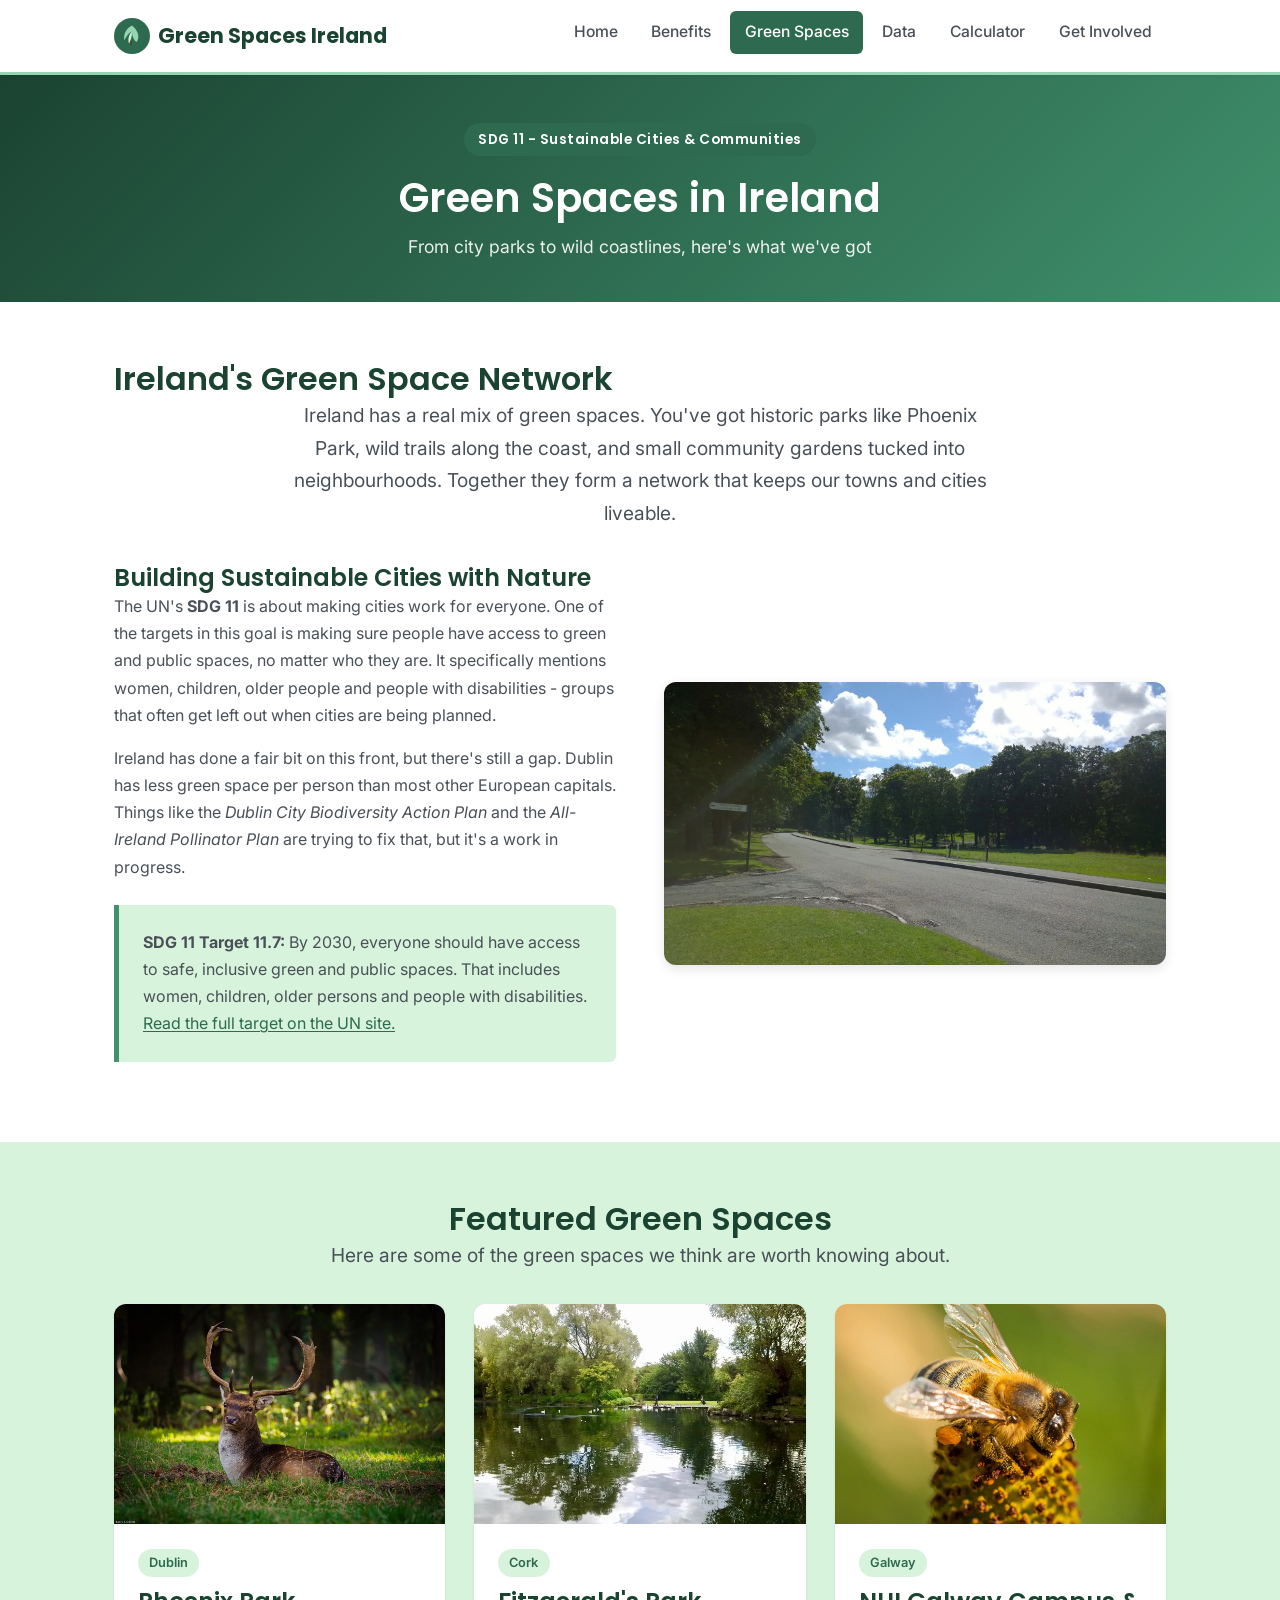
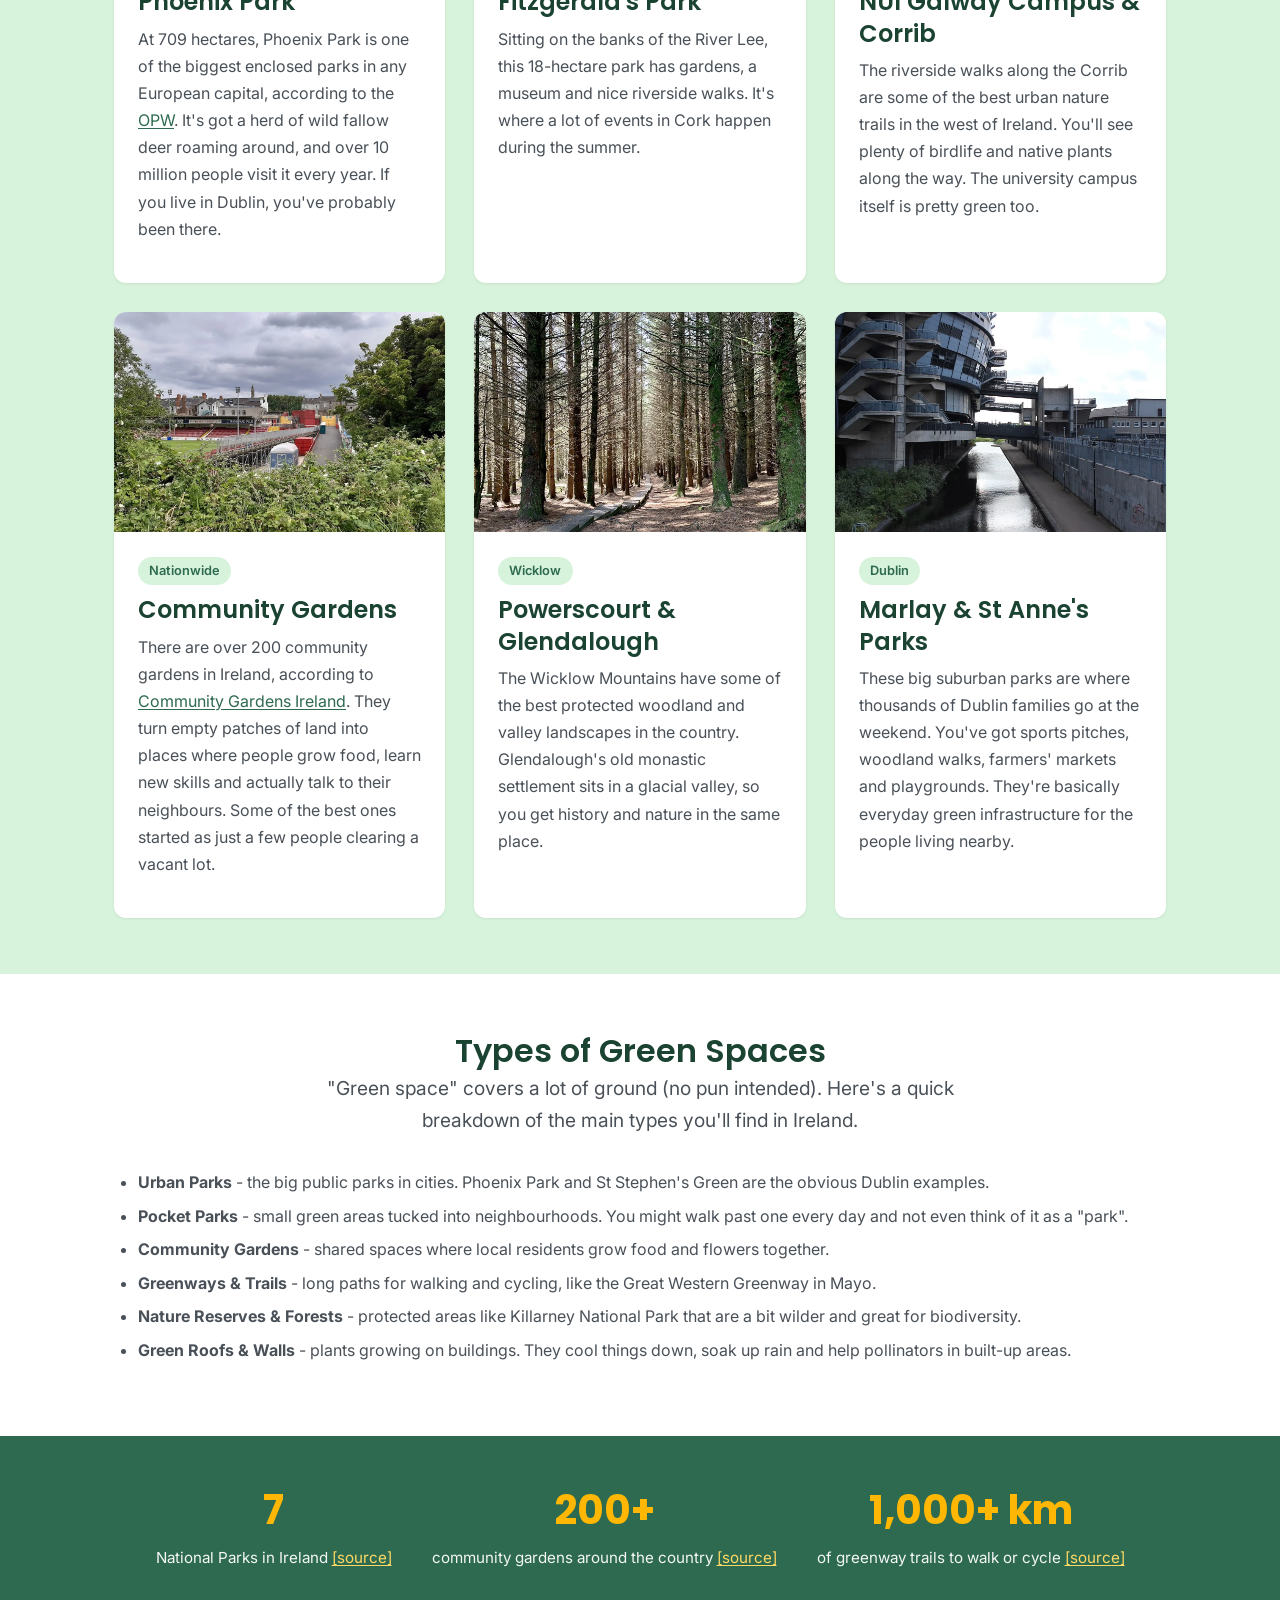
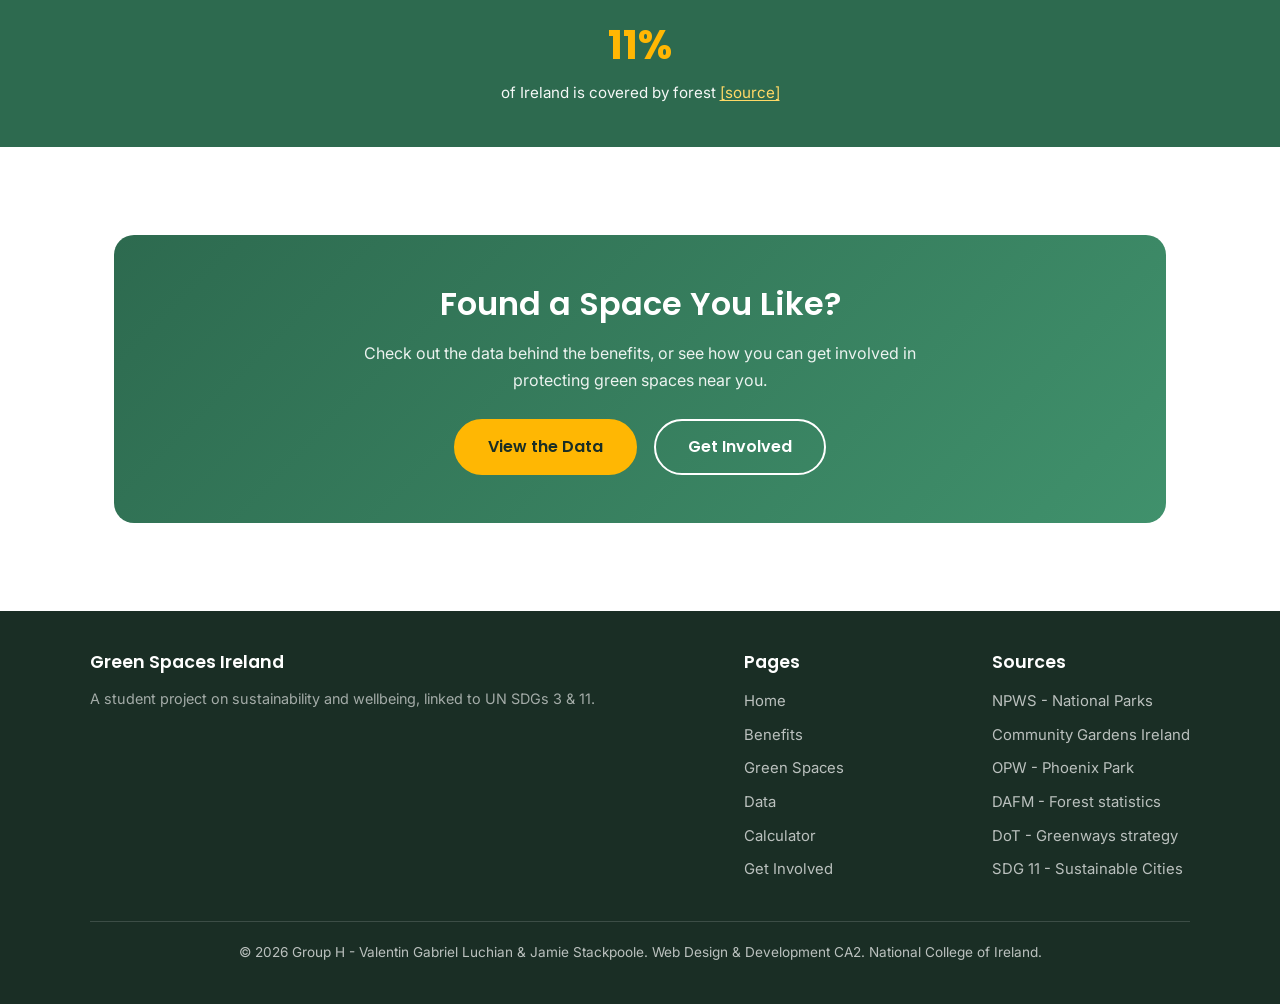
<file: greenspaces.html>
<!DOCTYPE html>
<html lang="en">
<!-- greenspaces.html - Green Spaces in Ireland
by Jamie Stackpoole  (x25130340@student.ncirl.ie)
-->
<head>
    <meta charset="UTF-8">
    <meta name="viewport" content="width=device-width, initial-scale=1.0">
    <meta name="description" content="Some of the green spaces that matter most to communities in Ireland, from Phoenix Park to local community gardens.">
    <meta name="keywords" content="green spaces Ireland, Phoenix Park, Irish parks, community gardens, sustainable cities, SDG 11, urban nature">
    <meta name="author" content="Jamie Stackpoole">
    <title>Green Spaces in Ireland | Green Spaces Ireland</title>
    <link rel="icon" type="image/svg+xml" href="images/logo.svg">
    <link rel="stylesheet" href="css/styles.css">
    <script src="js/scroll-top.js" defer></script>
</head>
<body>

    <!-- Nav -->
    <header class="site-header">
        <nav class="nav-bar" aria-label="Main navigation">
            <a href="index.html" class="nav-logo">
                <img src="images/logo.svg" alt="Green Spaces leaf logo">
                Green Spaces Ireland
            </a>
            <button class="nav-toggle" aria-label="Toggle navigation menu" aria-expanded="false">
                <span></span>
                <span></span>
                <span></span>
            </button>
            <ul class="nav-links" id="navLinks">
                <li><a href="index.html">Home</a></li>
                <li><a href="benefits.html">Benefits</a></li>
                <li><a href="greenspaces.html" class="active">Green Spaces</a></li>
                <li><a href="data.html">Data</a></li>
                <li><a href="calculator.html">Calculator</a></li>
                <li><a href="getinvolved.html">Get Involved</a></li>
            </ul>
        </nav>
    </header>

    <!-- Page banner -->
    <section class="page-banner">
        <span class="sdg-badge">SDG 11 - Sustainable Cities &amp; Communities</span>
        <h1>Green Spaces in Ireland</h1>
        <p>From city parks to wild coastlines, here's what we've got</p>
    </section>

    <main>
    <!-- Intro -->
    <section class="section">
        <div class="container">
            <h2>Ireland's Green Space Network</h2>
            <p class="lead text-center">
                Ireland has a real mix of green spaces. You've got historic parks
                like Phoenix Park, wild trails along the coast, and small community
                gardens tucked into neighbourhoods. Together they form a network that
                keeps our towns and cities liveable.
            </p>

            <div class="two-col">
                <div class="col">
                    <h3>Building Sustainable Cities with Nature</h3>
                    <p>
                        The UN's <strong>SDG 11</strong> is about making cities work for
                        everyone. One of the targets in this goal is making sure people
                        have access to green and public spaces, no matter who they are.
                        It specifically mentions women, children, older people and people
                        with disabilities - groups that often get left out when
                        cities are being planned.
                    </p>
                    <p>
                        Ireland has done a fair bit on this front, but there's still a
                        gap. Dublin has less green space per person than most other
                        European capitals. Things like the <em>Dublin City Biodiversity
                        Action Plan</em> and the <em>All-Ireland Pollinator Plan</em> are
                        trying to fix that, but it's a work in progress.
                    </p>
                    <div class="callout">
                        <p>
                            <strong>SDG 11 Target 11.7:</strong> By 2030, everyone should
                            have access to safe, inclusive green and public spaces. That
                            includes women, children, older persons and people with
                            disabilities. <a href="https://sdgs.un.org/goals/goal11" target="_blank" rel="noopener">Read the full target on the UN site.</a>
                        </p>
                    </div>
                </div>
                <div class="col">
                    <img width="1632" height="918" loading="lazy" src="images/park-1.webp"
                         alt="Woodland area with mature trees in Phoenix Park, Dublin" title="Phoenix Park woodland by James Emmans, CC BY-SA 2.0, Wikimedia Commons">
                </div>
            </div>
        </div>
    </section>

    <!-- Spotlight grid -->
    <section class="section section-alt">
        <div class="container">
            <h2 class="text-center">Featured Green Spaces</h2>
            <p class="lead text-center">
                Here are some of the green spaces we think are worth knowing about.
            </p>

            <div class="card-grid">
                <div class="spotlight">
                    <img width="1280" height="853" loading="lazy" src="images/park-6.webp"
                         alt="Fallow deer in Phoenix Park, Dublin" title="Deer in Phoenix Park by Barry, CC BY 2.0, Wikimedia Commons">
                    <div class="spotlight-body">
                        <span class="spotlight-tag">Dublin</span>
                        <h3>Phoenix Park</h3>
                        <p>
                            At 709 hectares, Phoenix Park is one of the biggest enclosed
                            parks in any European capital, according to the <a href="https://www.phoenixpark.ie/" target="_blank" rel="noopener">OPW</a>. It's got a herd of wild fallow
                            deer roaming around, and over 10 million people visit it every
                            year. If you live in Dublin, you've probably been there.
                        </p>
                    </div>
                </div>

                <div class="spotlight">
                    <img width="640" height="480" loading="lazy" src="images/park-3.webp"
                         alt="The pond in St Stephen's Green, Dublin, surrounded by trees" title="St Stephen's Green pond by 'stalked', CC BY-SA 2.0, Wikimedia Commons">
                    <div class="spotlight-body">
                        <span class="spotlight-tag">Cork</span>
                        <h3>Fitzgerald's Park</h3>
                        <p>
                            Sitting on the banks of the River Lee, this 18-hectare park
                            has gardens, a museum and nice riverside walks. It's where a
                            lot of events in Cork happen during the summer.
                        </p>
                    </div>
                </div>

                <div class="spotlight">
                    <img width="1280" height="1655" loading="lazy" src="images/biodiversity.webp"
                         alt="A honey bee on a wildflower in a pollinator meadow" title="USDA pollinator photo by Kirsten Strouch, Public Domain, Wikimedia Commons">
                    <div class="spotlight-body">
                        <span class="spotlight-tag">Galway</span>
                        <h3>NUI Galway Campus &amp; Corrib</h3>
                        <p>
                            The riverside walks along the Corrib are some of the best urban
                            nature trails in the west of Ireland. You'll see plenty of
                            birdlife and native plants along the way. The university campus
                            itself is pretty green too.
                        </p>
                    </div>
                </div>

                <div class="spotlight">
                    <img width="1280" height="720" loading="lazy" src="images/park-5.webp"
                         alt="Community allotments with growing plants at Grattan Crescent Park, Dublin" title="Grattan Crescent allotments, CC0 / Public Domain, Wikimedia Commons">
                    <div class="spotlight-body">
                        <span class="spotlight-tag">Nationwide</span>
                        <h3>Community Gardens</h3>
                        <p>
                            There are over 200 community gardens in Ireland, according to
                            <a href="https://cgireland.org/" target="_blank" rel="noopener">Community Gardens Ireland</a>. They turn
                            empty patches of land into places where people grow food,
                            learn new skills and actually talk to their neighbours. Some
                            of the best ones started as just a few people clearing a
                            vacant lot.
                        </p>
                    </div>
                </div>

                <div class="spotlight">
                    <img width="1280" height="960" loading="lazy" src="images/forest.webp"
                         alt="Forest trail in Glendalough, Wicklow Mountains National Park, Ireland" title="Glendalough Forest Trail by gotsing, CC BY-SA 4.0, Wikimedia Commons">
                    <div class="spotlight-body">
                        <span class="spotlight-tag">Wicklow</span>
                        <h3>Powerscourt &amp; Glendalough</h3>
                        <p>
                            The Wicklow Mountains have some of the best protected woodland
                            and valley landscapes in the country. Glendalough's old
                            monastic settlement sits in a glacial valley, so you get
                            history and nature in the same place.
                        </p>
                    </div>
                </div>

                <div class="spotlight">
                    <img width="1280" height="853" loading="lazy" src="images/sports.webp"
                         alt="Croke Park stadium, Dublin, a major Gaelic sports venue" title="Croke Park by Metro Centric, CC BY 2.0, Wikimedia Commons">
                    <div class="spotlight-body">
                        <span class="spotlight-tag">Dublin</span>
                        <h3>Marlay &amp; St Anne's Parks</h3>
                        <p>
                            These big suburban parks are where thousands of Dublin families
                            go at the weekend. You've got sports pitches, woodland walks,
                            farmers' markets and playgrounds. They're basically everyday
                            green infrastructure for the people living nearby.
                        </p>
                    </div>
                </div>
            </div>
        </div>
    </section>

    <!-- ===== Types of Green Spaces ===== -->
    <section class="section">
        <div class="container">
            <h2 class="text-center">Types of Green Spaces</h2>
            <p class="lead text-center">
                "Green space" covers a lot of ground (no pun intended). Here's a
                quick breakdown of the main types you'll find in Ireland.
            </p>

            <ul>
                <li><strong>Urban Parks</strong> - the big public parks in cities. Phoenix Park and St Stephen's Green are the obvious Dublin examples.</li>
                <li><strong>Pocket Parks</strong> - small green areas tucked into neighbourhoods. You might walk past one every day and not even think of it as a "park".</li>
                <li><strong>Community Gardens</strong> - shared spaces where local residents grow food and flowers together.</li>
                <li><strong>Greenways &amp; Trails</strong> - long paths for walking and cycling, like the Great Western Greenway in Mayo.</li>
                <li><strong>Nature Reserves &amp; Forests</strong> - protected areas like Killarney National Park that are a bit wilder and great for biodiversity.</li>
                <li><strong>Green Roofs &amp; Walls</strong> - plants growing on buildings. They cool things down, soak up rain and help pollinators in built-up areas.</li>
            </ul>
        </div>
    </section>

    <!-- ===== Stats Bar ===== -->
    <section class="stats-bar" aria-labelledby="stats-heading">
        <h2 class="sr-only" id="stats-heading">Green space statistics for Ireland</h2>
        <div class="stat-item">
            <span class="stat-number">7</span>
            <span class="stat-label">National Parks in Ireland <a href="https://www.npws.ie/national-parks" target="_blank" rel="noopener">[source]</a></span>
        </div>
        <div class="stat-item">
            <span class="stat-number">200+</span>
            <span class="stat-label">community gardens around the country <a href="https://cgireland.org/" target="_blank" rel="noopener">[source]</a></span>
        </div>
        <div class="stat-item">
            <span class="stat-number">1,000+ km</span>
            <span class="stat-label">of greenway trails to walk or cycle <a href="https://www.gov.ie/en/department-of-transport/publications/strategy-for-the-future-development-of-national-and-regional-greenways/" target="_blank" rel="noopener">[source]</a></span>
        </div>
        <div class="stat-item">
            <span class="stat-number">11%</span>
            <span class="stat-label">of Ireland is covered by forest <a href="https://www.gov.ie/en/collection/15b56-forest-statistics-and-mapping/" target="_blank" rel="noopener">[source]</a></span>
        </div>
    </section>

    <!-- CTA -->
    <section class="section">
        <div class="container">
            <div class="cta-banner">
                <h2>Found a Space You Like?</h2>
                <p>Check out the data behind the benefits, or see how you can get
                   involved in protecting green spaces near you.</p>
                <a href="data.html" class="btn btn-primary">View the Data</a>
                <a href="getinvolved.html" class="btn btn-outline">Get Involved</a>
            </div>
        </div>
    </section>
    </main>

    <!-- Scroll to top -->
    <button class="scroll-top" id="scrollTop" aria-label="Scroll back to top">&uarr;</button>

    <!-- Footer -->
    <footer class="site-footer">
        <div class="footer-grid">
            <div class="footer-col">
                <h3>Green Spaces Ireland</h3>
                <p style="color: rgba(255,255,255,0.6); font-size:0.9rem;">
                    A student project on sustainability and wellbeing,
                    linked to UN SDGs 3 &amp; 11.
                </p>
            </div>
            <div class="footer-col">
                <h3>Pages</h3>
                <ul>
                    <li><a href="index.html">Home</a></li>
                    <li><a href="benefits.html">Benefits</a></li>
                    <li><a href="greenspaces.html">Green Spaces</a></li>
                    <li><a href="data.html">Data</a></li>
                    <li><a href="calculator.html">Calculator</a></li>
                    <li><a href="getinvolved.html">Get Involved</a></li>
                </ul>
            </div>
            <div class="footer-col">
                <h3>Sources</h3>
                <ul>
                    <li><a href="https://www.npws.ie/national-parks" target="_blank" rel="noopener">NPWS - National Parks</a></li>
                    <li><a href="https://cgireland.org/" target="_blank" rel="noopener">Community Gardens Ireland</a></li>
                    <li><a href="https://www.phoenixpark.ie/" target="_blank" rel="noopener">OPW - Phoenix Park</a></li>
                    <li><a href="https://www.gov.ie/en/collection/15b56-forest-statistics-and-mapping/" target="_blank" rel="noopener">DAFM - Forest statistics</a></li>
                    <li><a href="https://www.gov.ie/en/department-of-transport/publications/strategy-for-the-future-development-of-national-and-regional-greenways/" target="_blank" rel="noopener">DoT - Greenways strategy</a></li>
                    <li><a href="https://sdgs.un.org/goals/goal11" target="_blank" rel="noopener">SDG 11 - Sustainable Cities</a></li>
                </ul>
            </div>
        </div>
        <div class="footer-bottom">
            <p>&copy; 2026 Group H - Valentin Gabriel Luchian &amp; Jamie Stackpoole.
               Web Design &amp; Development CA2. National College of Ireland.</p>
        </div>
    </footer>

    <!-- Mobile nav script -->
    <script>
        const toggle = document.querySelector('.nav-toggle');
        const links = document.querySelector('#navLinks');
        toggle.addEventListener('click', () => {
            links.classList.toggle('open');
            toggle.classList.toggle('active');
            const expanded = links.classList.contains('open');
toggle.setAttribute('aria-expanded', expanded);
    });
</script>
</body>
</html>
</file>
<file: css/styles.css>
/* Green Spaces and Wellbeing in Ireland - Shared Stylesheet */


/* Google Fonts - Poppins (headings), Inter (body) */
@import url('https://fonts.googleapis.com/css2?family=Poppins:wght@400;500;600;700&family=Inter:wght@400;500;600&display=swap');


/* CSS variables - Valentin */
:root {
    /* Primary greens - nature theme */
    --green-900: #1b4332;
    --green-700: #2d6a4f;
    --green-500: #40916c;
    --green-300: #95d5b2;
    --green-100: #d8f3dc;

    /* Neutral tones */
    --dark: #1a2e25;
    --grey-700: #495057;
    --grey-500: #6c757d;
    --grey-300: #dee2e6;
    --grey-100: #f1f3f5;
    --white: #ffffff;

    /* Accent */
    --accent: #ffb703;
    --accent-dark: #fb8500;

    /* Layout */
    --max-width: 1100px;
    --nav-height: 72px;

    /* Typography */
    --font-heading: 'Poppins', sans-serif;
    --font-body: 'Inter', sans-serif;

    /* Shadows */
    --shadow-sm: 0 1px 3px rgba(0, 0, 0, 0.08);
    --shadow-md: 0 4px 12px rgba(0, 0, 0, 0.10);
    --shadow-lg: 0 10px 30px rgba(0, 0, 0, 0.15);

    /* Radius */
    --radius-sm: 6px;
    --radius-md: 12px;
    --radius-lg: 20px;

    /* Transition */
    --transition: 0.25s ease;
}


/* Reset & base */
/* Written by: Valentin Gabriel Luchian */
*,
*::before,
*::after {
    margin: 0;
    padding: 0;
    box-sizing: border-box;
}

html {
    scroll-behavior: smooth;
    font-size: 16px;
}

body {
    font-family: var(--font-body);
    color: var(--grey-700);
    background-color: var(--white);
    line-height: 1.7;
    min-height: 100vh;
    display: flex;
    flex-direction: column;
}

h1, h2, h3, h4, h5, h6 {
    font-family: var(--font-heading);
    color: var(--green-900);
    line-height: 1.3;
    font-weight: 600;
}

h1 { font-size: 2.5rem; }
h2 { font-size: 2rem; }
h3 { font-size: 1.5rem; }
h4 { font-size: 1.2rem; }

p { margin-bottom: 1rem; }

a {
    color: var(--green-700);
    text-decoration: underline;
    text-underline-offset: 2px;
    transition: color var(--transition);
}

a:hover { color: var(--green-500); }

/* Nav, footer, buttons: no underline (handled by their own backgrounds/colors) */
.nav-logo, .nav-links a, .footer-col a, .btn, .stat-label a {
    text-decoration: none;
}

/* Source links inside body text still get an underline for distinguishability */
p a, li a, .callout a, .lead a, h3 a {
    text-decoration: underline;
}

img {
    max-width: 100%;
    height: auto;
    display: block;
}

ul, ol { margin-bottom: 1rem; padding-left: 1.5rem; }

li { margin-bottom: 0.4rem; }


/* Utilities */
/* Written by: Valentin Gabriel Luchian */
.container {
    max-width: var(--max-width);
    margin: 0 auto;
    padding: 0 1.5rem;
}

.text-center { text-align: center; }

.sr-only {
    position: absolute;
    width: 1px;
    height: 1px;
    padding: 0;
    margin: -1px;
    overflow: hidden;
    clip: rect(0, 0, 0, 0);
    white-space: nowrap;
    border: 0;
}

.section {
    padding: 3.5rem 0;
}

.section-alt {
    background-color: var(--green-100);
}

.lead {
    font-size: 1.2rem;
    color: var(--grey-700);
    max-width: 700px;
    margin: 0 auto 2rem;
}

.sdg-badge {
    display: inline-block;
    background: var(--green-700);
    color: var(--white);
    font-family: var(--font-heading);
    font-size: 0.85rem;
    font-weight: 600;
    padding: 0.3rem 0.9rem;
    border-radius: 50px;
    letter-spacing: 0.5px;
    margin-bottom: 1rem;
}


/* Nav bar */
/* Written by: Valentin Gabriel Luchian */
.site-header {
    position: sticky;
    top: 0;
    z-index: 1000;
    background: var(--white);
    box-shadow: var(--shadow-sm);
    border-bottom: 3px solid var(--green-300);
}

.nav-bar {
    display: flex;
    align-items: center;
    justify-content: space-between;
    height: var(--nav-height);
    max-width: var(--max-width);
    margin: 0 auto;
    padding: 0 1.5rem;
}

.nav-logo {
    display: flex;
    align-items: center;
    gap: 0.5rem;
    font-family: var(--font-heading);
    font-weight: 700;
    font-size: 1.3rem;
    color: var(--green-900);
}

.nav-logo img {
    width: 36px;
    height: 36px;
}

.nav-links {
    display: flex;
    align-items: center;
    gap: 0.3rem;
    list-style: none;
    margin: 0;
    padding: 0;
}

.nav-links a {
    display: block;
    padding: 0.5rem 0.9rem;
    color: var(--grey-700);
    font-weight: 500;
    font-size: 0.98rem;
    border-radius: var(--radius-sm);
    transition: background var(--transition), color var(--transition);
}

.nav-links a:hover {
    background: var(--green-100);
    color: var(--green-700);
}

.nav-links a.active {
    background: var(--green-700);
    color: var(--white);
}

/* Hamburger toggle button - hidden on desktop */
.nav-toggle {
    display: none;
    flex-direction: column;
    justify-content: space-between;
    width: 28px;
    height: 22px;
    background: none;
    border: none;
    cursor: pointer;
}

.nav-toggle span {
    display: block;
    height: 3px;
    width: 100%;
    background: var(--green-900);
    border-radius: 3px;
    transition: transform var(--transition), opacity var(--transition);
}


/* Hero */
/* Written by: Valentin Gabriel Luchian */
.hero {
    position: relative;
    min-height: 520px;
    display: flex;
    align-items: center;
    justify-content: center;
    text-align: center;
    color: var(--white);
    overflow: hidden;
    background: linear-gradient(135deg, var(--green-900), var(--green-700));
}

.hero::before {
    content: '';
    position: absolute;
    inset: 0;
    background-image: url('images/hero-park.webp');
    background-size: cover;
    background-position: center;
    opacity: 0.35;
}

.hero-content {
    position: relative;
    z-index: 1;
    max-width: 750px;
    padding: 2rem 1.5rem;
}

.hero h1 {
    color: var(--white);
    font-size: 3rem;
    margin-bottom: 1rem;
    text-shadow: 0 2px 8px rgba(0, 0, 0, 0.3);
}

.hero p {
    font-size: 1.25rem;
    color: rgba(255, 255, 255, 0.92);
    margin-bottom: 2rem;
}

.hero .sdg-badge {
    background: var(--accent);
    color: var(--dark);
}

.btn {
    display: inline-block;
    padding: 0.8rem 2rem;
    font-family: var(--font-heading);
    font-weight: 600;
    font-size: 1rem;
    border-radius: 50px;
    border: 2px solid transparent;
    cursor: pointer;
    transition: transform var(--transition), background var(--transition), color var(--transition);
}

.btn-primary {
    background: var(--accent);
    color: var(--dark);
    border-color: var(--accent);
}

.btn-primary:hover {
    background: var(--accent-dark);
    border-color: var(--accent-dark);
    color: var(--white);
    transform: translateY(-2px);
}

.btn-outline {
    background: transparent;
    color: var(--white);
    border-color: var(--white);
}

.btn-outline:hover {
    background: var(--white);
    color: var(--green-900);
    transform: translateY(-2px);
}

.btn + .btn { margin-left: 0.8rem; }


/* Page banner */
/* Written by: Valentin Gabriel Luchian */
.page-banner {
    background: linear-gradient(135deg, var(--green-900), var(--green-500));
    color: var(--white);
    text-align: center;
    padding: 3rem 1.5rem 2.5rem;
}

.page-banner h1 {
    color: var(--white);
    margin-bottom: 0.5rem;
}

.page-banner p {
    color: rgba(255, 255, 255, 0.9);
    font-size: 1.1rem;
    max-width: 650px;
    margin: 0 auto;
    margin-bottom: 0;
}


/* Cards (CSS Grid) */
/* Written by: Jamie Stackpoole */
.card-grid {
    display: grid;
    grid-template-columns: repeat(auto-fit, minmax(280px, 1fr));
    gap: 1.8rem;
}

.card {
    background: var(--white);
    border-radius: var(--radius-md);
    box-shadow: var(--shadow-sm);
    overflow: hidden;
    transition: transform var(--transition), box-shadow var(--transition);
    border: 1px solid var(--grey-300);
}

.card:hover {
    transform: translateY(-5px);
    box-shadow: var(--shadow-lg);
}

.card img {
    width: 100%;
    height: 200px;
    object-fit: cover;
}

.card-body {
    padding: 1.5rem;
}

.card-body h3 {
    margin-bottom: 0.6rem;
}

.card-body p:last-child { margin-bottom: 0; }


/* Two-column */
/* Written by: Valentin Gabriel Luchian */
.two-col {
    display: flex;
    gap: 3rem;
    align-items: center;
}

.two-col .col {
    flex: 1;
}

.two-col img {
    border-radius: var(--radius-md);
    box-shadow: var(--shadow-md);
}


/* Data tables */
/* Written by: Valentin Gabriel Luchian */
.table-wrapper {
    overflow-x: auto;
}

.table-caption {
    caption-side: top;
    text-align: left;
    padding: 0.8rem 1rem;
    font-family: var(--font-heading);
    color: var(--green-900);
}

table {
    width: 100%;
    border-collapse: collapse;
    font-size: 0.95rem;
}

thead {
    background: var(--green-700);
    color: var(--white);
}

th {
    padding: 1rem;
    text-align: left;
    font-family: var(--font-heading);
    font-weight: 600;
    font-size: 0.9rem;
    letter-spacing: 0.3px;
}

tbody tr {
    border-bottom: 1px solid var(--grey-300);
    transition: background var(--transition);
}

tbody tr:nth-child(even) {
    background: var(--green-100);
}

tbody tr:hover {
    background: var(--green-300);
}

td {
    padding: 0.9rem 1rem;
}

tfoot {
    background: var(--green-100);
    font-weight: 600;
    color: var(--green-900);
}

tfoot td {
    border-top: 2px solid var(--green-700);
}


/* Calculator */
/* Written by: Valentin Gabriel Luchian */
.calculator-box {
    background: var(--white);
    border-radius: var(--radius-lg);
    box-shadow: var(--shadow-md);
    padding: 2.5rem;
    max-width: 600px;
    margin: 0 auto;
}

.calc-form-group {
    margin-bottom: 1.5rem;
}

.calc-form-group label {
    display: block;
    font-family: var(--font-heading);
    font-weight: 500;
    color: var(--green-900);
    margin-bottom: 0.5rem;
}

.calc-form-group input {
    width: 100%;
    padding: 0.7rem 1rem;
    border: 2px solid var(--grey-300);
    border-radius: var(--radius-sm);
    font-family: var(--font-body);
    font-size: 1rem;
    transition: border-color var(--transition);
}

.calc-form-group input:focus {
    outline: none;
    border-color: var(--green-500);
}

.calc-form-group .hint {
    font-size: 0.85rem;
    color: var(--grey-500);
    margin-top: 0.3rem;
}

.calc-error {
    color: #d62828;
    font-size: 0.88rem;
    font-weight: 500;
    margin-top: 0.3rem;
    min-height: 1.2rem;
}

.calc-result {
    margin-top: 1.5rem;
    padding: 1.5rem;
    border-radius: var(--radius-md);
    text-align: center;
    display: none;
}

.calc-result.show {
    display: block;
    animation: fadeIn 0.4s ease;
}

.calc-result.good   { background: var(--green-100); border: 2px solid var(--green-500); }
.calc-result.okay    { background: #fff3cd; border: 2px solid var(--accent); }
.calc-result.poor    { background: #f8d7da; border: 2px solid #d62828; }

.calc-result .score {
    font-family: var(--font-heading);
    font-size: 3.5rem;
    font-weight: 700;
    color: var(--green-900);
    display: block;
}

.calc-result .rating-label {
    font-family: var(--font-heading);
    font-size: 1.3rem;
    font-weight: 600;
    margin-bottom: 0.5rem;
}

.calc-result .tips {
    text-align: left;
    margin-top: 1rem;
    font-size: 0.95rem;
}

.calc-result .tips li { margin-bottom: 0.3rem; }

@keyframes fadeIn {
    from { opacity: 0; transform: translateY(10px); }
    to   { opacity: 1; transform: translateY(0); }
}


/* Benefits list - Jamie */
/* Written by: Jamie Stackpoole */
.benefit-item {
    display: flex;
    align-items: flex-start;
    gap: 1rem;
    margin-bottom: 1.5rem;
    padding: 1.2rem;
    background: var(--white);
    border-radius: var(--radius-md);
    box-shadow: var(--shadow-sm);
    border-left: 4px solid var(--green-500);
}

.benefit-item img {
    width: 64px;
    height: 64px;
    flex-shrink: 0;
    border-radius: var(--radius-sm);
}

.benefit-item h3 { margin-bottom: 0.3rem; }
.benefit-item p { margin-bottom: 0; }


/* Green spaces grid - Jamie */
/* Written by: Jamie Stackpoole */
.spotlight {
    background: var(--white);
    border-radius: var(--radius-md);
    overflow: hidden;
    box-shadow: var(--shadow-sm);
    transition: transform var(--transition), box-shadow var(--transition);
}

.spotlight:hover {
    transform: translateY(-4px);
    box-shadow: var(--shadow-md);
}

.spotlight img {
    width: 100%;
    height: 220px;
    object-fit: cover;
}

.spotlight-body {
    padding: 1.5rem;
}

.spotlight-body h3 { margin-bottom: 0.5rem; }

.spotlight-tag {
    display: inline-block;
    background: var(--green-100);
    color: var(--green-700);
    font-size: 0.8rem;
    font-weight: 600;
    padding: 0.2rem 0.7rem;
    border-radius: 50px;
    margin-bottom: 0.6rem;
}


/* Stats bar */
/* Written by: Valentin Gabriel Luchian */
.stats-bar {
    display: flex;
    flex-wrap: wrap;
    justify-content: center;
    gap: 2.5rem;
    padding: 2.5rem 1.5rem;
    background: var(--green-700);
    color: var(--white);
    text-align: center;
}

.stat-item { min-width: 150px; }

.stat-item .stat-number {
    font-family: var(--font-heading);
    font-size: 2.5rem;
    font-weight: 700;
    display: block;
    color: var(--accent);
}

.stat-item .stat-label {
    font-size: 0.95rem;
    color: rgba(255, 255, 255, 0.95);
}

.stat-item .stat-label a {
    color: #ffd966;
    text-decoration: underline;
    text-underline-offset: 2px;
}


/* Embeds - Jamie */
/* Written by: Jamie Stackpoole */
.embed-wrapper {
    position: relative;
    width: 100%;
    max-width: 800px;
    margin: 0 auto;
    padding-bottom: 56.25%;
    height: 0;
    overflow: hidden;
    border-radius: var(--radius-md);
    box-shadow: var(--shadow-md);
}

.embed-wrapper iframe {
    position: absolute;
    top: 0;
    left: 0;
    width: 100%;
    height: 100%;
    border: none;
}

.form-wrapper {
    max-width: 640px;
    margin: 0 auto;
    border-radius: var(--radius-md);
    overflow: hidden;
    box-shadow: var(--shadow-md);
}

.form-wrapper iframe {
    width: 100%;
    height: 900px;
    border: none;
}


/* CTA banner */
/* Written by: Jamie Stackpoole */
.cta-banner {
    background: linear-gradient(135deg, var(--green-700), var(--green-500));
    color: var(--white);
    text-align: center;
    padding: 3rem 1.5rem;
    border-radius: var(--radius-lg);
    margin: 2rem 0;
}

.cta-banner h2 {
    color: var(--white);
    margin-bottom: 1rem;
}

.cta-banner p {
    color: rgba(255, 255, 255, 0.9);
    max-width: 600px;
    margin: 0 auto 1.5rem;
}


/* Footer */
/* Written by: Valentin Gabriel Luchian */
.site-footer {
    margin-top: auto;
    background: var(--dark);
    color: rgba(255, 255, 255, 0.7);
    padding: 2.5rem 1.5rem 1.5rem;
}

.footer-grid {
    display: flex;
    flex-wrap: wrap;
    justify-content: space-between;
    gap: 2rem;
    max-width: var(--max-width);
    margin: 0 auto;
}

.footer-col h3 {
    color: var(--white);
    margin-bottom: 0.8rem;
    font-size: 1.1rem;
}

.footer-col ul {
    list-style: none;
    padding: 0;
    margin: 0;
}

.footer-col a {
    color: rgba(255, 255, 255, 0.7);
    font-size: 0.93rem;
}

.footer-col a:hover {
    color: var(--green-300);
}

.footer-bottom {
    text-align: center;
    border-top: 1px solid rgba(255, 255, 255, 0.15);
    margin-top: 2rem;
    padding-top: 1.2rem;
    font-size: 0.85rem;
    max-width: var(--max-width);
    margin-left: auto;
    margin-right: auto;
}


/* Callout / Quote Box */
/* Written by: Valentin Gabriel Luchian */
.callout {
    background: var(--green-100);
    border-left: 5px solid var(--green-500);
    border-radius: 0 var(--radius-sm) var(--radius-sm) 0;
    padding: 1.5rem;
    margin: 1.5rem 0;
}

.callout p { margin-bottom: 0; }

blockquote {
    font-family: var(--font-heading);
    font-size: 1.4rem;
    font-style: italic;
    color: var(--green-900);
    text-align: center;
    max-width: 700px;
    margin: 2rem auto;
    padding: 1rem;
}

blockquote cite {
    display: block;
    font-size: 1rem;
    font-style: normal;
    color: var(--grey-500);
    margin-top: 0.5rem;
}


/* Responsive - Valentin & Jamie */

/* Tablet and below */
@media (max-width: 900px) {
    h1 { font-size: 2.2rem; }
    h2 { font-size: 1.7rem; }

    .hero h1 { font-size: 2.3rem; }

    .two-col {
        flex-direction: column;
        gap: 1.8rem;
    }

    .stats-bar { gap: 1.5rem; }
    .stat-item .stat-number { font-size: 2rem; }
}

/* Mobile - hamburger menu activates */
@media (max-width: 768px) {
    .nav-toggle {
        display: flex;
    }

    .nav-links {
        position: fixed;
        top: var(--nav-height);
        left: 0;
        right: 0;
        flex-direction: column;
        align-items: stretch;
        background: var(--white);
        box-shadow: var(--shadow-md);
        padding: 0.5rem 1.5rem 1.5rem;
        gap: 0;
        transform: translateY(-150%);
        transition: transform 0.35s ease;
        border-bottom: 3px solid var(--green-300);
    }

    .nav-links.open {
        transform: translateY(0);
    }

    .nav-links a {
        padding: 0.8rem 0.5rem;
        border-bottom: 1px solid var(--grey-100);
        border-radius: 0;
    }

    .nav-links a.active {
        border-radius: var(--radius-sm);
    }

    .hero h1 { font-size: 1.9rem; }
    .hero p  { font-size: 1.05rem; }

    .hero .btn + .btn {
        margin-left: 0;
        margin-top: 0.8rem;
    }

    .section { padding: 2.5rem 0; }

    .calculator-box { padding: 1.5rem; }

    .card-grid {
        grid-template-columns: 1fr;
    }

    .benefit-item {
        flex-direction: column;
        text-align: center;
        align-items: center;
    }

    .benefit-item img {
        margin: 0 auto;
    }

    table { font-size: 0.85rem; }
    th, td { padding: 0.6rem 0.5rem; }
}

/* Small phones */
@media (max-width: 480px) {
    h1 { font-size: 1.8rem; }
    h2 { font-size: 1.4rem; }

    .hero { min-height: 420px; }
    .hero h1 { font-size: 1.6rem; }

    .container { padding: 0 1rem; }

    .calc-result .score { font-size: 2.8rem; }

    .btn { padding: 0.7rem 1.5rem; font-size: 0.9rem; }

    .stat-item .stat-number { font-size: 1.8rem; }
}


/* Scroll to Top Button */
/* Written by: Valentin Gabriel Luchian */
.scroll-top {
    position: fixed;
    bottom: 2rem;
    right: 2rem;
    width: 48px;
    height: 48px;
    background: var(--green-700);
    color: var(--white);
    border: none;
    border-radius: 50%;
    cursor: pointer;
    font-size: 1.5rem;
    display: flex;
    align-items: center;
    justify-content: center;
    box-shadow: var(--shadow-md);
    opacity: 0;
    visibility: hidden;
    transition: opacity var(--transition), background var(--transition), transform var(--transition);
    z-index: 999;
}

.scroll-top.show {
    opacity: 1;
    visibility: visible;
}

.scroll-top:hover {
    background: var(--green-500);
    transform: translateY(-3px);
}

@media (max-width: 480px) {
    .scroll-top {
        bottom: 1rem;
        right: 1rem;
        width: 42px;
        height: 42px;
        font-size: 1.3rem;
    }
}
</file>
